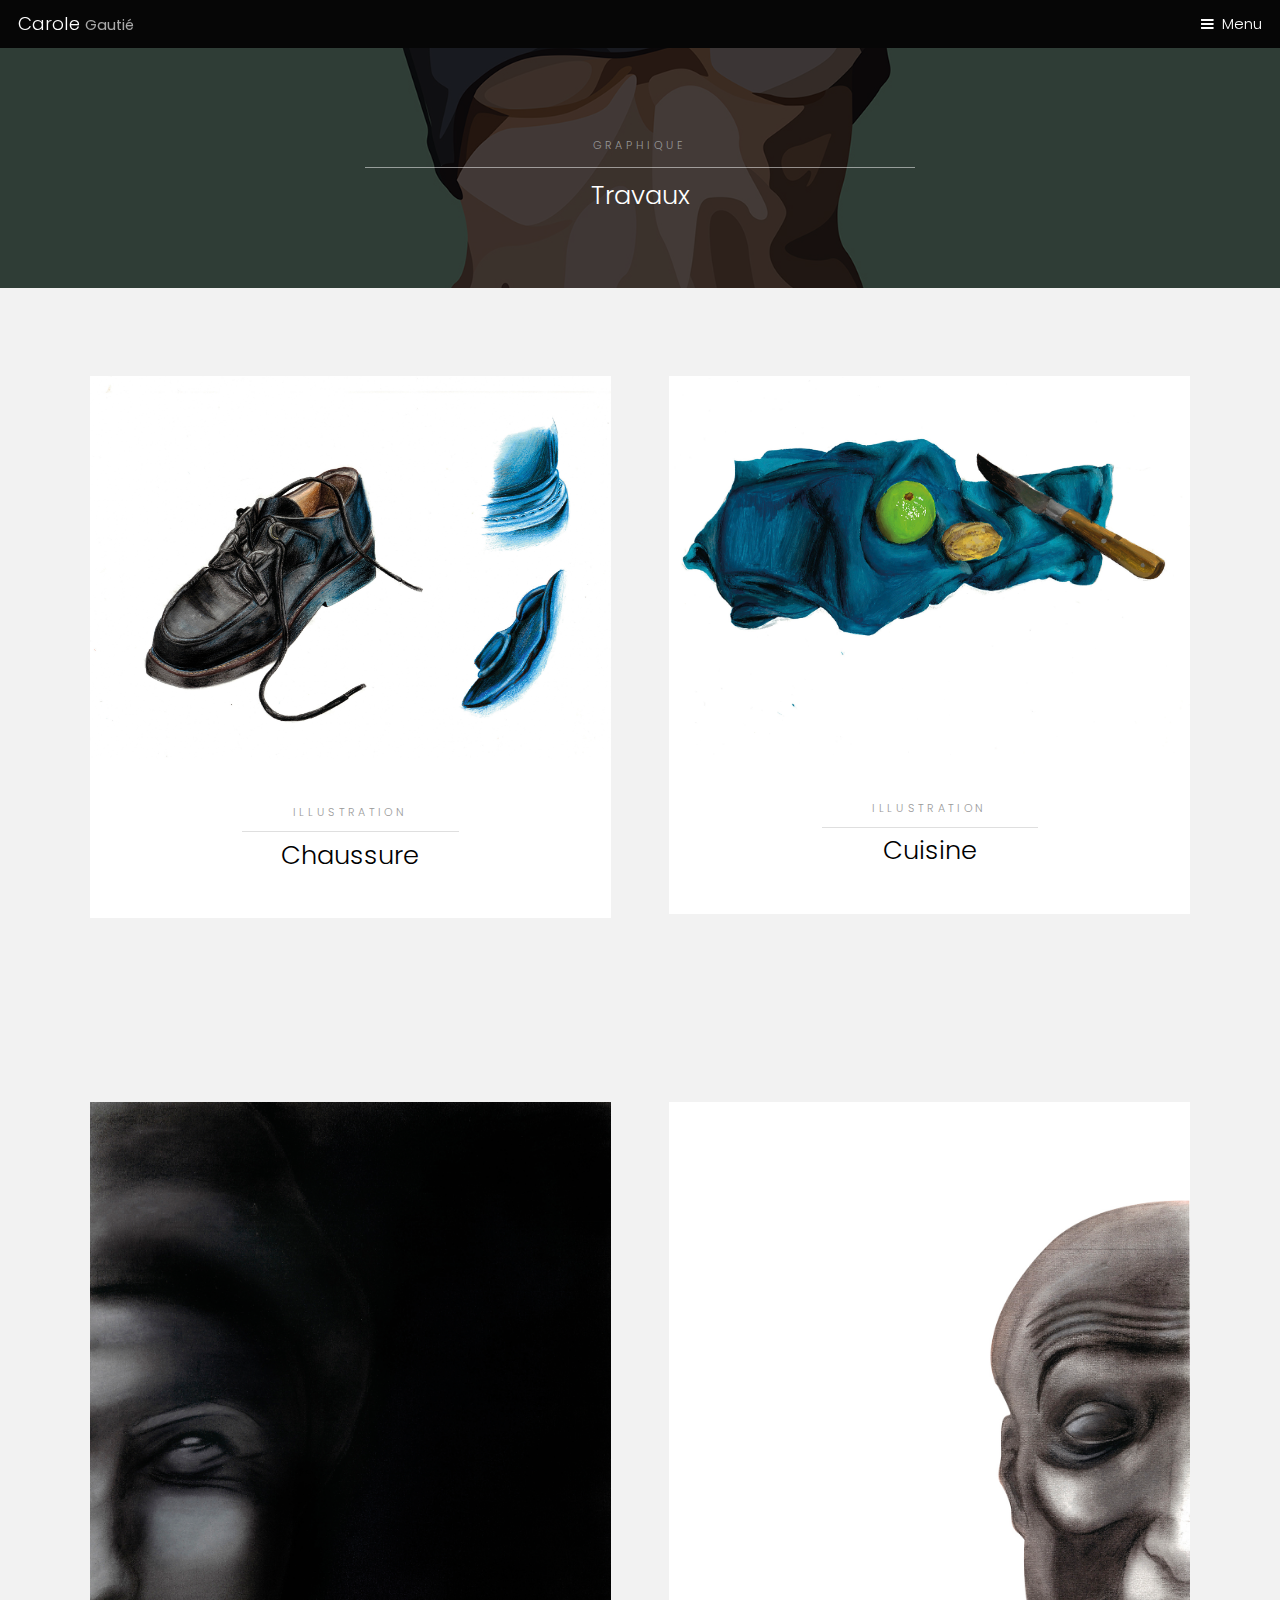
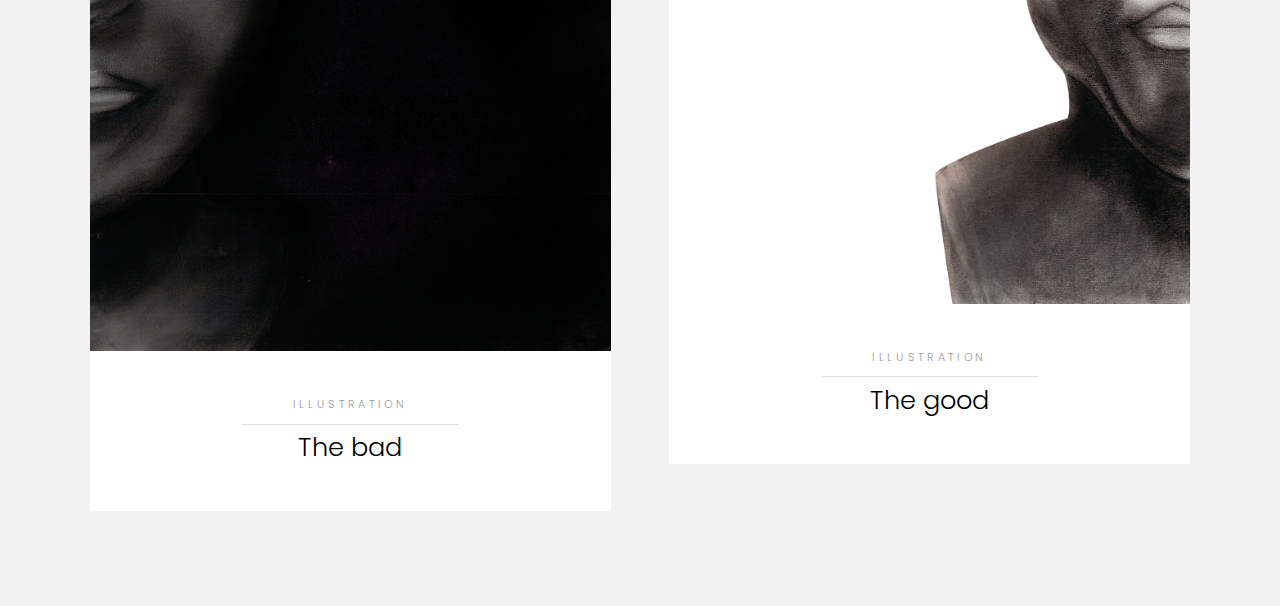
<file: plastique.html>
<!DOCTYPE HTML>
<!--
	Hielo by TEMPLATED
	templated.co @templatedco
	Released for free under the Creative Commons Attribution 3.0 license (templated.co/license)
-->
<html>
	<head>
		<title>Carole Gautié</title>
		<meta charset="utf-8" />
		<meta name="viewport" content="width=device-width, initial-scale=1" />
		<link rel="stylesheet" href="assets/css/main.css" />
	</head>
	<body class="subpage">

		<!-- Header -->
			<header id="header">
				<div class="logo"><a href="index.html">Carole <span> Gautié</span></a></div>
				<a href="#menu">Menu</a>
			</header>

		<!-- Nav -->
			<nav id="menu">
				<ul class="links">
					<li><a href="index.html">Home</a></li>
					<li><a href="qui.html">Qui je suis</a></li>
					<li><a href="graphique.html">Graphique</a></li>
					<li><a href="plastique.html">Plastique</a></li>
				</ul>
			</nav>

		<!-- One -->
			<section id="One" class="wrapper style3">
				<div class="inner">
					<header class="align-center">
						<p>GRAPHIQUE</p>
						<h2>Travaux</h2>
					</header>
				</div>
			</section>

		<!-- Two -->
			<section id="two" class="wrapper style2">
				<div class="inner">
					<div class="grid-style">

						<div>
							<div class="box">
								<div class="image fit">
									<img src="images/pict09.jpg" alt="" class="objectfit"/>
								</div>
								<div class="content">
									<header class="align-center">
										<p>ILLUSTRATION</p>
										<h2>Chaussure</h2>
									</header>



								</div>
							</div>
						</div>

						<div>
							<div class="box">
								<div class="image fit">
									<img src="images/pict10.jpg" alt="" class="objectfit"/>
								</div>
								<div class="content">
									<header class="align-center">
										<p>ILLUSTRATION</p>
										<h2>Cuisine</h2>
									</header>



								</div>
							</div>
						</div>

					</div>
				</div>
			</section>

			<!-- three -->
				<section id="three" class="wrapper style2">
					<div class="inner">
						<div class="grid-style">

							<div>
								<div class="box">
									<div class="image fit">
										<img src="images/pict07.jpg" alt="" class="objectfit"/>
									</div>
									<div class="content">
										<header class="align-center">
											<p>ILLUSTRATION</p>
											<h2>The bad</h2>
										</header>



									</div>
								</div>
							</div>

							<div>
								<div class="box">
									<div class="image fit">
										<img src="images/pict08.jpg" alt="" class="objectfit"/>
									</div>
									<div class="content">
										<header class="align-center">
											<p>ILLUSTRATION</p>
											<h2>The good</h2>
										</header>

									</div>
								</div>
							</div>



						</div>
					</div>
				</section>

				

		<!-- Scripts -->
			<script src="assets/js/jquery.min.js"></script>
			<script src="assets/js/jquery.scrollex.min.js"></script>
			<script src="assets/js/skel.min.js"></script>
			<script src="assets/js/util.js"></script>
			<script src="assets/js/main.js"></script>

	</body>
</html>
</file>
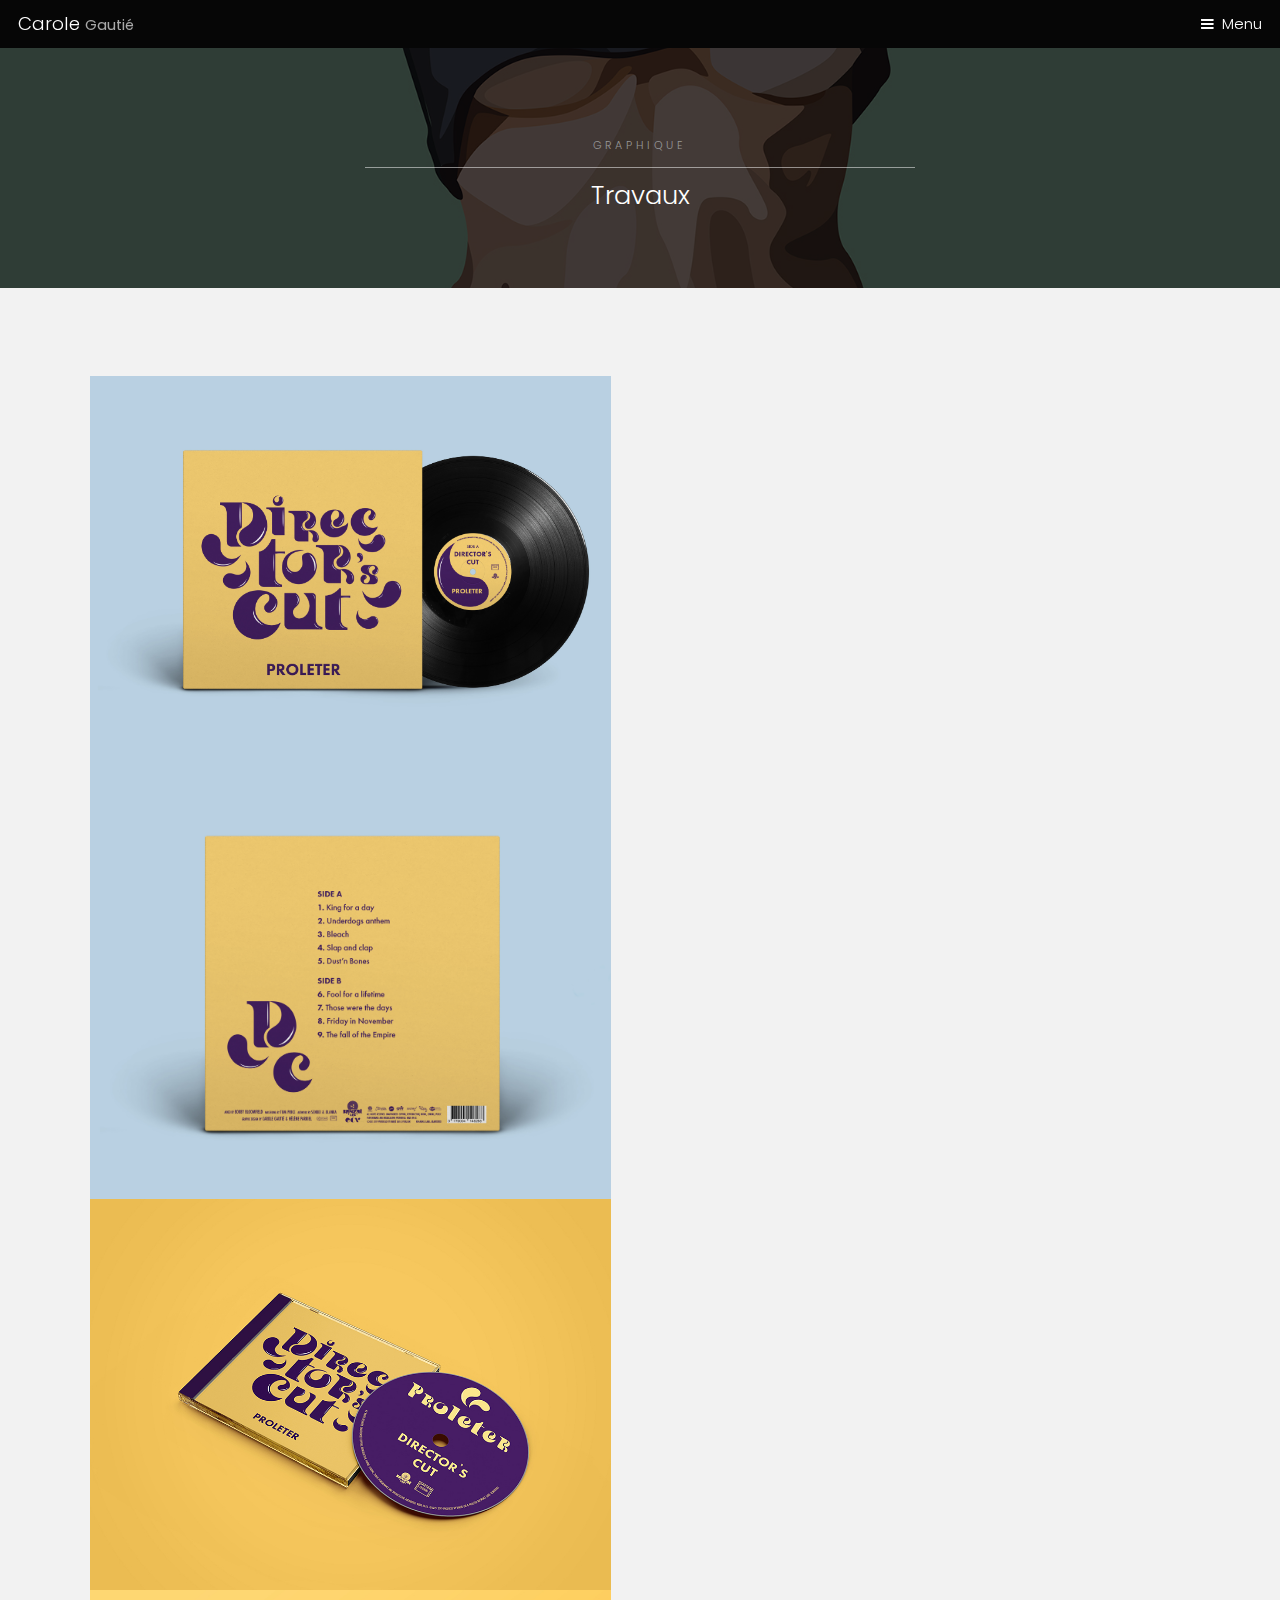
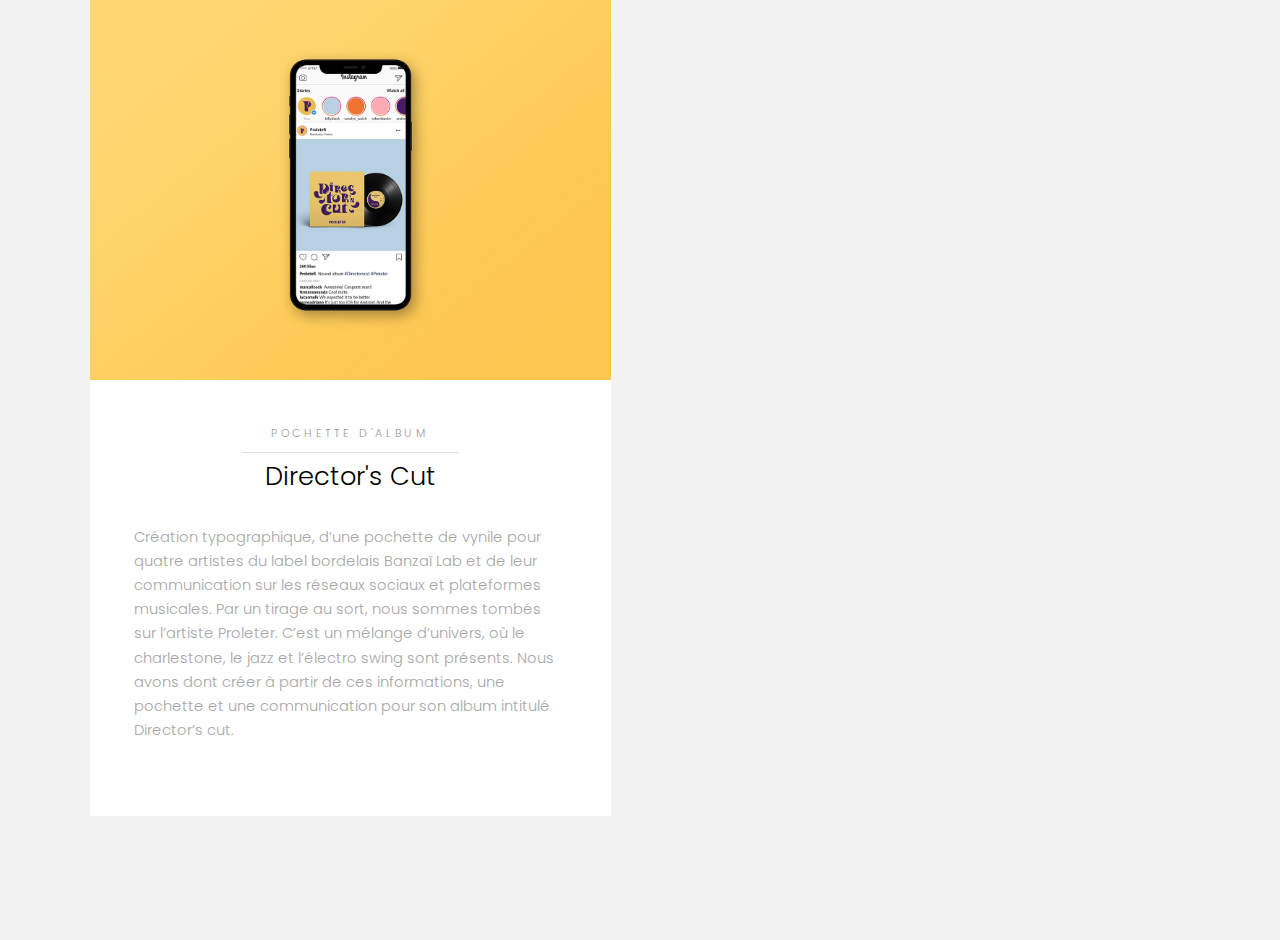
<file: projet1.html>
<!DOCTYPE HTML>
<!--
	Hielo by TEMPLATED
	templated.co @templatedco
	Released for free under the Creative Commons Attribution 3.0 license (templated.co/license)
-->
<html>
	<head>
		<title>Carole Gautié</title>
		<meta charset="utf-8" />
		<meta name="viewport" content="width=device-width, initial-scale=1" />
		<link rel="stylesheet" href="assets/css/main.css" />
	</head>
	<body class="subpage">

		<!-- Header -->
			<header id="header">
				<div class="logo"><a href="index.html">Carole <span> Gautié</span></a></div>
				<a href="#menu">Menu</a>
			</header>

		<!-- Nav -->
			<nav id="menu">
				<ul class="links">
					<li><a href="index.html">Home</a></li>
					<li><a href="qui.html">Qui je suis</a></li>
					<li><a href="graphique.html">Graphique</a></li>
					<li><a href="plastique.html">Plastique</a></li>
				</ul>
			</nav>

		<!-- One -->
			<section id="One" class="wrapper style3">
				<div class="inner">
					<header class="align-center">
						<p>GRAPHIQUE</p>
						<h2>Travaux</h2>
					</header>
				</div>
			</section>

		<!-- Two -->
			<section id="two" class="wrapper style2">
				<div class="inner">
					<div class="grid-style">

						<div>
							<div class="box">
								<div class="image fit">
									<img src="images/pict01.jpg" alt="" class="objectfit"/>
									<img src="images/pict29.jpg" alt="" class="objectfit"/>
									<img src="images/pict28.jpg" alt="" class="objectfit"/>
									<img src="images/pict30.jpg" alt="" class="objectfit"/>
								</div>
								<div class="content">
									<header class="align-center">
										<p>POCHETTE D'ALBUM</p>
										<h2>Director's Cut</h2>
									</header>
									<p>Création typographique, d’une pochette de
vynile pour quatre artistes du label bordelais
Banzaï Lab et de leur communication sur les
réseaux sociaux et plateformes musicales.
Par un tirage au sort, nous sommes tombés sur
l’artiste Proleter. C’est un mélange d’univers,
où le charlestone, le jazz et l’électro swing sont
présents.
Nous avons dont créer à partir de ces informations,
une pochette et une communication pour
son album intitulé Director’s cut.</p>
									<footer class="align-center">

									</footer>
								</div>
							</div>
						</div>



		<!-- Scripts -->
			<script src="assets/js/jquery.min.js"></script>
			<script src="assets/js/jquery.scrollex.min.js"></script>
			<script src="assets/js/skel.min.js"></script>
			<script src="assets/js/util.js"></script>
			<script src="assets/js/main.js"></script>

	</body>
</html>
</file>
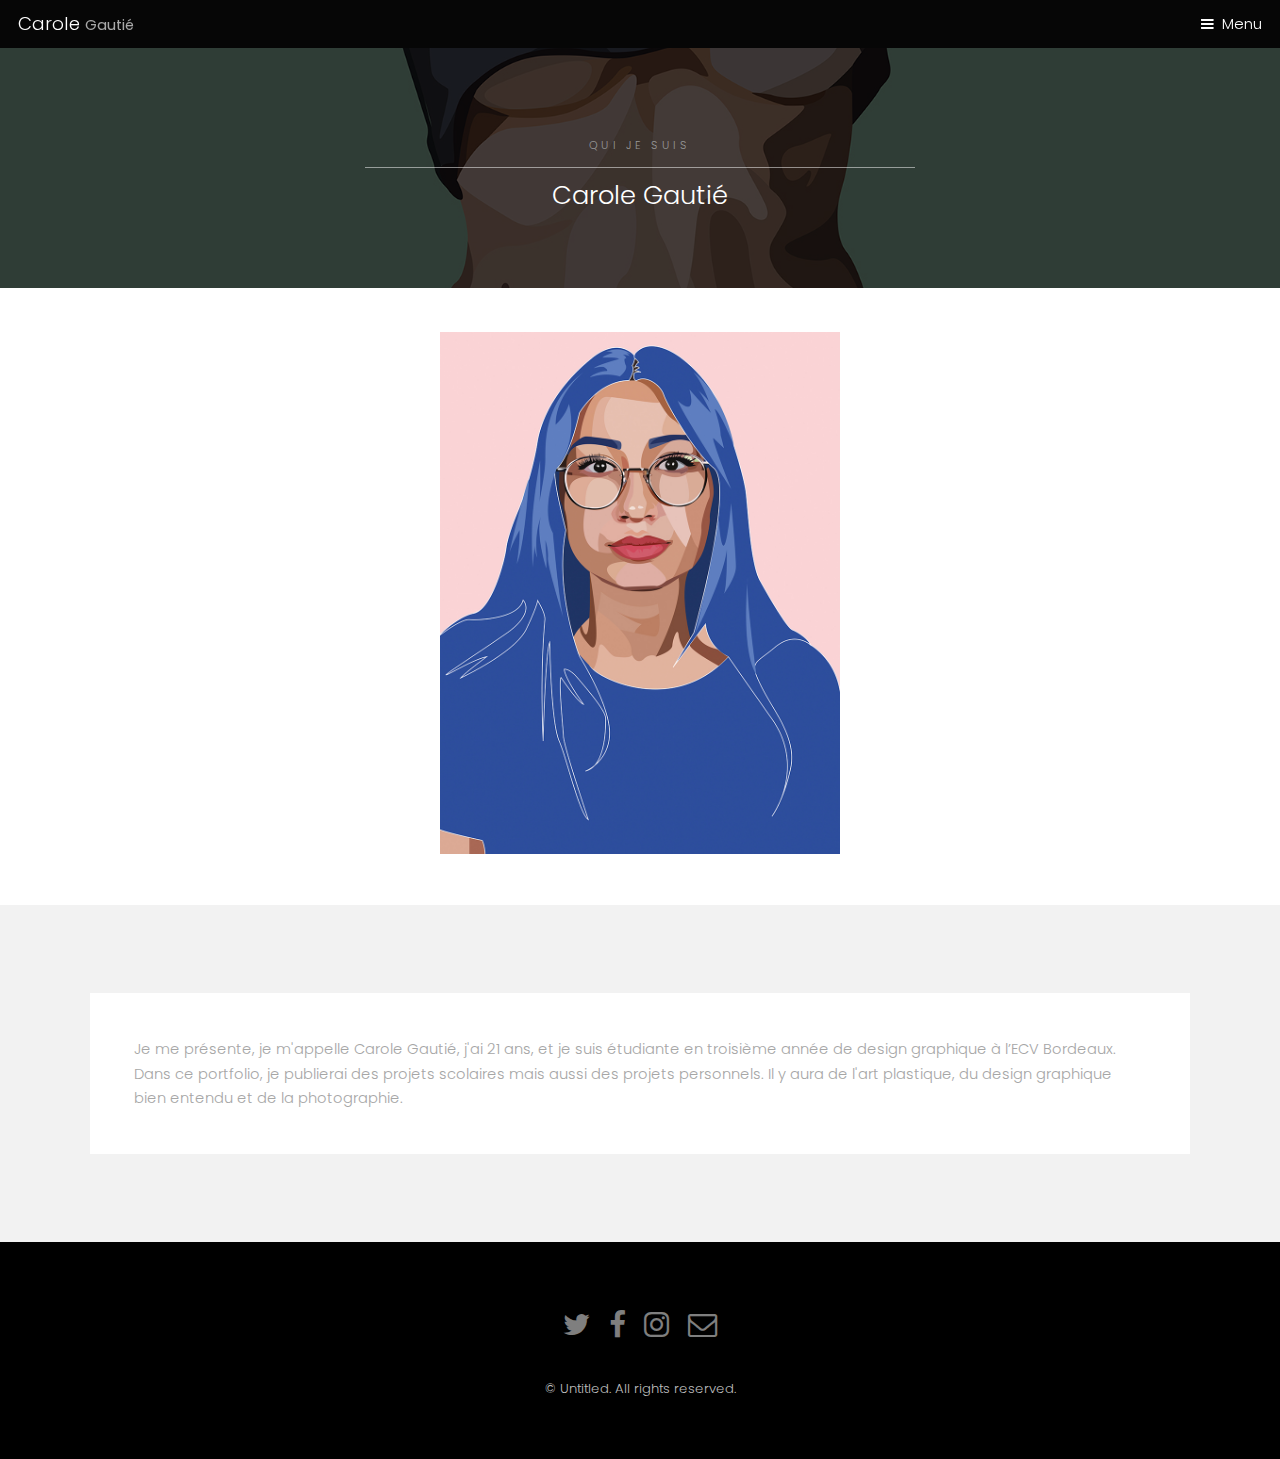
<file: qui.html>
<!DOCTYPE HTML>
<!--
	Hielo by TEMPLATED
	templated.co @templatedco
	Released for free under the Creative Commons Attribution 3.0 license (templated.co/license)
-->
<html>
	<head>
		<title>Carole Gautié</title>
		<meta charset="utf-8" />
		<meta name="viewport" content="width=device-width, initial-scale=1" />
		<link rel="stylesheet" href="assets/css/main.css" />
	</head>
	<body class="subpage">

		<!-- Header -->
			<header id="header">
				<div class="logo"><a href="index.html">Carole <span> Gautié</span></a></div>
				<a href="#menu">Menu</a>
			</header>

		<!-- Nav -->
			<nav id="menu">
				<ul class="links">
					<li><a href="index.html">Home</a></li>
					<li><a href="qui.html">Qui je suis</a></li>
					<li><a href="graphique.html">Graphique</a></li>
					<li><a href="plastique.html">Plastique</a></li>
				</ul>
			</nav>

		<!-- One -->
			<section id="One" class="wrapper style3">
				<div class="inner">
					<header class="align-center">
						<p>QUI JE SUIS</p>
						<h2>Carole Gautié</h2>
					</header>
				</div>
			</section>

		<!-- Two -->
<section class="autoportrait">
	<figure>
		<img src="images/pict04.jpg" alt="carole">
	</figure>
</section>

			<section id="two" class="wrapper style2">
				<div class="inner">
					<div class="box">
						<div class="content">

							<p>Je me présente, je m'appelle Carole Gautié, j'ai 21 ans, et je suis étudiante en troisième année de design graphique à l’ECV Bordeaux.
							Dans ce portfolio, je publierai des projets scolaires mais aussi des projets personnels. Il y aura de l'art plastique, du design graphique bien entendu et de la photographie.</p>


						</div>
					</div>
				</div>
			</section>

		<!-- Footer -->
			<footer id="footer">
				<div class="container">
					<ul class="icons">
						<li><a href="#" class="icon fa-twitter"><span class="label">Twitter</span></a></li>
						<li><a href="#" class="icon fa-facebook"><span class="label">Facebook</span></a></li>
						<li><a href="#" class="icon fa-instagram"><span class="label">Instagram</span></a></li>
						<li><a href="#" class="icon fa-envelope-o"><span class="label">Email</span></a></li>
					</ul>
				</div>
				<div class="copyright">
					&copy; Untitled. All rights reserved.
				</div>
			</footer>

		<!-- Scripts -->
			<script src="assets/js/jquery.min.js"></script>
			<script src="assets/js/jquery.scrollex.min.js"></script>
			<script src="assets/js/skel.min.js"></script>
			<script src="assets/js/util.js"></script>
			<script src="assets/js/main.js"></script>

	</body>
</html>
</file>
<file: assets/css/main.css>
@charset "UTF-8";
@import url(font-awesome.min.css);
@import url("https://fonts.googleapis.com/css?family=Poppins:300,400,500,600,700");

/*
	Hielo by TEMPLATED
	templated.co @templatedco
	Released for free under the Creative Commons Attribution 3.0 license (templated.co/license)
*/

/* Reset */

	html, body, div, span, applet, object, iframe, h1, h2, h3, h4, h5, h6, p, blockquote, pre, a, abbr, acronym, address, big, cite, code, del, dfn, em, img, ins, kbd, q, s, samp, small, strike, strong, sub, sup, tt, var, b, u, i, center, dl, dt, dd, ol, ul, li, fieldset, form, label, legend, table, caption, tbody, tfoot, thead, tr, th, td, article, aside, canvas, details, embed, figure, figcaption, footer, header, hgroup, menu, nav, output, ruby, section, summary, time, mark, audio, video {
		margin: 0;
		padding: 0;
		border: 0;
		font-size: 100%;
		font: inherit;
		vertical-align: baseline;
	}

	article, aside, details, figcaption, figure, footer, header, hgroup, menu, nav, section {
		display: block;
	}

	body {
		line-height: 1;
	}

	ol, ul {
		list-style: none;
	}

	blockquote, q {
		quotes: none;
	}

	blockquote:before, blockquote:after, q:before, q:after {
		content: '';
		content: none;
	}

	table {
		border-collapse: collapse;
		border-spacing: 0;
	}

	body {
		-webkit-text-size-adjust: none;
	}

/* Box Model */

	*, *:before, *:after {
		-moz-box-sizing: border-box;
		-webkit-box-sizing: border-box;
		box-sizing: border-box;
	}

/* Containers */

	.container {
		margin-left: auto;
		margin-right: auto;
	}

	.container.\31 25\25 {
		width: 100%;
		max-width: 100rem;
		min-width: 80rem;
	}

	.container.\37 5\25 {
		width: 60rem;
	}

	.container.\35 0\25 {
		width: 40rem;
	}

	.container.\32 5\25 {
		width: 20rem;
	}

	.container {
		width: 80rem;
	}


	@media screen and (max-width: 1680px) {


		.container.\31 25\25 {
			width: 100%;
			max-width: 100rem;
			min-width: 80rem;
		}

		.container.\37 5\25 {
			width: 60rem;
		}

		.container.\35 0\25 {
			width: 40rem;
		}

		.container.\32 5\25 {
			width: 20rem;
		}

		.container {
			width: 80rem;
		}

	}

	@media screen and (max-width: 1280px) {

		.container.\31 25\25 {
			width: 100%;
			max-width: 81.25rem;
			min-width: 65rem;
		}

		.container.\37 5\25 {
			width: 48.75rem;
		}

		.container.\35 0\25 {
			width: 32.5rem;
		}

		.container.\32 5\25 {
			width: 16.25rem;
		}

		.container {
			width: 65rem;
		}

	}

	@media screen and (max-width: 980px) {

		.container.\31 25\25 {
			width: 100%;
			max-width: 112.5%;
			min-width: 90%;
		}

		.container.\37 5\25 {
			width: 67.5%;
		}

		.container.\35 0\25 {
			width: 45%;
		}

		.container.\32 5\25 {
			width: 22.5%;
		}

		.container {
			width: 90%;
		}

	}

	@media screen and (max-width: 736px) {

		.container.\31 25\25 {
			width: 100%;
			max-width: 112.5%;
			min-width: 90%;
		}

		.container.\37 5\25 {
			width: 67.5%;
		}

		.container.\35 0\25 {
			width: 45%;
		}

		.container.\32 5\25 {
			width: 22.5%;
		}

		.container {
			width: 90% !important;
		}

	}

	@media screen and (max-width: 480px) {

		.container.\31 25\25 {
			width: 100%;
			max-width: 112.5%;
			min-width: 90%;
		}

		.container.\37 5\25 {
			width: 67.5%;
		}

		.container.\35 0\25 {
			width: 45%;
		}

		.container.\32 5\25 {
			width: 22.5%;
		}

		.container {
			width: 90% !important;
		}

	}

/* Grid */

	.row {
		border-bottom: solid 1px transparent;
		-moz-box-sizing: border-box;
		-webkit-box-sizing: border-box;
		box-sizing: border-box;
	}

	.row > * {
		float: left;
		-moz-box-sizing: border-box;
		-webkit-box-sizing: border-box;
		box-sizing: border-box;
	}

	.row:after, .row:before {
		content: '';
		display: block;
		clear: both;
		height: 0;
	}

	.row.uniform > * > :first-child {
		margin-top: 0;
	}

	.row.uniform > * > :last-child {
		margin-bottom: 0;
	}

	.row.\30 \25 > * {
		padding: 0 0 0 0rem;
	}

	.row.\30 \25 {
		margin: 0 0 -1px 0rem;
	}

	.row.uniform.\30 \25 > * {
		padding: 0rem 0 0 0rem;
	}

	.row.uniform.\30 \25 {
		margin: 0rem 0 -1px 0rem;
	}

	.row > * {
		padding: 0 0 0 2rem;
	}

	.row {
		margin: 0 0 -1px -2rem;
	}

	.row.uniform > * {
		padding: 2rem 0 0 2rem;
	}

	.row.uniform {
		margin: -2rem 0 -1px -2rem;
	}

	.row.\32 00\25 > * {
		padding: 0 0 0 4rem;
	}

	.row.\32 00\25 {
		margin: 0 0 -1px -4rem;
	}

	.row.uniform.\32 00\25 > * {
		padding: 4rem 0 0 4rem;
	}

	.row.uniform.\32 00\25 {
		margin: -4rem 0 -1px -4rem;
	}

	.row.\31 50\25 > * {
		padding: 0 0 0 3rem;
	}

	.row.\31 50\25 {
		margin: 0 0 -1px -3rem;
	}

	.row.uniform.\31 50\25 > * {
		padding: 3rem 0 0 3rem;
	}

	.row.uniform.\31 50\25 {
		margin: -3rem 0 -1px -3rem;
	}

	.row.\35 0\25 > * {
		padding: 0 0 0 1rem;
	}

	.row.\35 0\25 {
		margin: 0 0 -1px -1rem;
	}

	.row.uniform.\35 0\25 > * {
		padding: 1rem 0 0 1rem;
	}

	.row.uniform.\35 0\25 {
		margin: -1rem 0 -1px -1rem;
	}

	.row.\32 5\25 > * {
		padding: 0 0 0 0.5rem;
	}

	.row.\32 5\25 {
		margin: 0 0 -1px -0.5rem;
	}

	.row.uniform.\32 5\25 > * {
		padding: 0.5rem 0 0 0.5rem;
	}

	.row.uniform.\32 5\25 {
		margin: -0.5rem 0 -1px -0.5rem;
	}

	.\31 2u, .\31 2u\24 {
		width: 100%;
		clear: none;
		margin-left: 0;
	}

	.\31 1u, .\31 1u\24 {
		width: 91.6666666667%;
		clear: none;
		margin-left: 0;
	}

	.\31 0u, .\31 0u\24 {
		width: 83.3333333333%;
		clear: none;
		margin-left: 0;
	}

	.\39 u, .\39 u\24 {
		width: 75%;
		clear: none;
		margin-left: 0;
	}

	.\38 u, .\38 u\24 {
		width: 66.6666666667%;
		clear: none;
		margin-left: 0;
	}

	.\37 u, .\37 u\24 {
		width: 58.3333333333%;
		clear: none;
		margin-left: 0;
	}

	.\36 u, .\36 u\24 {
		width: 50%;
		clear: none;
		margin-left: 0;
	}

	.\35 u, .\35 u\24 {
		width: 41.6666666667%;
		clear: none;
		margin-left: 0;
	}

	.\34 u, .\34 u\24 {
		width: 33.3333333333%;
		clear: none;
		margin-left: 0;
	}

	.\33 u, .\33 u\24 {
		width: 25%;
		clear: none;
		margin-left: 0;
	}

	.\32 u, .\32 u\24 {
		width: 16.6666666667%;
		clear: none;
		margin-left: 0;
	}

	.\31 u, .\31 u\24 {
		width: 8.3333333333%;
		clear: none;
		margin-left: 0;
	}

	.\31 2u\24 + *,
	.\31 1u\24 + *,
	.\31 0u\24 + *,
	.\39 u\24 + *,
	.\38 u\24 + *,
	.\37 u\24 + *,
	.\36 u\24 + *,
	.\35 u\24 + *,
	.\34 u\24 + *,
	.\33 u\24 + *,
	.\32 u\24 + *,
	.\31 u\24 + * {
		clear: left;
	}

	.\-11u {
		margin-left: 91.66667%;
	}

	.\-10u {
		margin-left: 83.33333%;
	}

	.\-9u {
		margin-left: 75%;
	}

	.\-8u {
		margin-left: 66.66667%;
	}

	.\-7u {
		margin-left: 58.33333%;
	}

	.\-6u {
		margin-left: 50%;
	}

	.\-5u {
		margin-left: 41.66667%;
	}

	.\-4u {
		margin-left: 33.33333%;
	}

	.\-3u {
		margin-left: 25%;
	}

	.\-2u {
		margin-left: 16.66667%;
	}

	.\-1u {
		margin-left: 8.33333%;
	}

	@media screen and (max-width: 1680px) {

		.row > * {
			padding: 0 0 0 2rem;
		}

		.row {
			margin: 0 0 -1px -2rem;
		}

		.row.uniform > * {
			padding: 2rem 0 0 2rem;
		}

		.row.uniform {
			margin: -2rem 0 -1px -2rem;
		}

		.row.\32 00\25 > * {
			padding: 0 0 0 4rem;
		}

		.row.\32 00\25 {
			margin: 0 0 -1px -4rem;
		}

		.row.uniform.\32 00\25 > * {
			padding: 4rem 0 0 4rem;
		}

		.row.uniform.\32 00\25 {
			margin: -4rem 0 -1px -4rem;
		}

		.row.\31 50\25 > * {
			padding: 0 0 0 3rem;
		}

		.row.\31 50\25 {
			margin: 0 0 -1px -3rem;
		}

		.row.uniform.\31 50\25 > * {
			padding: 3rem 0 0 3rem;
		}

		.row.uniform.\31 50\25 {
			margin: -3rem 0 -1px -3rem;
		}

		.row.\35 0\25 > * {
			padding: 0 0 0 1rem;
		}

		.row.\35 0\25 {
			margin: 0 0 -1px -1rem;
		}

		.row.uniform.\35 0\25 > * {
			padding: 1rem 0 0 1rem;
		}

		.row.uniform.\35 0\25 {
			margin: -1rem 0 -1px -1rem;
		}

		.row.\32 5\25 > * {
			padding: 0 0 0 0.5rem;
		}

		.row.\32 5\25 {
			margin: 0 0 -1px -0.5rem;
		}

		.row.uniform.\32 5\25 > * {
			padding: 0.5rem 0 0 0.5rem;
		}

		.row.uniform.\32 5\25 {
			margin: -0.5rem 0 -1px -0.5rem;
		}

		.\31 2u\28xlarge\29, .\31 2u\24\28xlarge\29 {
			width: 100%;
			clear: none;
			margin-left: 0;
		}

		.\31 1u\28xlarge\29, .\31 1u\24\28xlarge\29 {
			width: 91.6666666667%;
			clear: none;
			margin-left: 0;
		}

		.\31 0u\28xlarge\29, .\31 0u\24\28xlarge\29 {
			width: 83.3333333333%;
			clear: none;
			margin-left: 0;
		}

		.\39 u\28xlarge\29, .\39 u\24\28xlarge\29 {
			width: 75%;
			clear: none;
			margin-left: 0;
		}

		.\38 u\28xlarge\29, .\38 u\24\28xlarge\29 {
			width: 66.6666666667%;
			clear: none;
			margin-left: 0;
		}

		.\37 u\28xlarge\29, .\37 u\24\28xlarge\29 {
			width: 58.3333333333%;
			clear: none;
			margin-left: 0;
		}

		.\36 u\28xlarge\29, .\36 u\24\28xlarge\29 {
			width: 50%;
			clear: none;
			margin-left: 0;
		}

		.\35 u\28xlarge\29, .\35 u\24\28xlarge\29 {
			width: 41.6666666667%;
			clear: none;
			margin-left: 0;
		}

		.\34 u\28xlarge\29, .\34 u\24\28xlarge\29 {
			width: 33.3333333333%;
			clear: none;
			margin-left: 0;
		}

		.\33 u\28xlarge\29, .\33 u\24\28xlarge\29 {
			width: 25%;
			clear: none;
			margin-left: 0;
		}

		.\32 u\28xlarge\29, .\32 u\24\28xlarge\29 {
			width: 16.6666666667%;
			clear: none;
			margin-left: 0;
		}

		.\31 u\28xlarge\29, .\31 u\24\28xlarge\29 {
			width: 8.3333333333%;
			clear: none;
			margin-left: 0;
		}

		.\31 2u\24\28xlarge\29 + *,
		.\31 1u\24\28xlarge\29 + *,
		.\31 0u\24\28xlarge\29 + *,
		.\39 u\24\28xlarge\29 + *,
		.\38 u\24\28xlarge\29 + *,
		.\37 u\24\28xlarge\29 + *,
		.\36 u\24\28xlarge\29 + *,
		.\35 u\24\28xlarge\29 + *,
		.\34 u\24\28xlarge\29 + *,
		.\33 u\24\28xlarge\29 + *,
		.\32 u\24\28xlarge\29 + *,
		.\31 u\24\28xlarge\29 + * {
			clear: left;
		}

		.\-11u\28xlarge\29 {
			margin-left: 91.66667%;
		}

		.\-10u\28xlarge\29 {
			margin-left: 83.33333%;
		}

		.\-9u\28xlarge\29 {
			margin-left: 75%;
		}

		.\-8u\28xlarge\29 {
			margin-left: 66.66667%;
		}

		.\-7u\28xlarge\29 {
			margin-left: 58.33333%;
		}

		.\-6u\28xlarge\29 {
			margin-left: 50%;
		}

		.\-5u\28xlarge\29 {
			margin-left: 41.66667%;
		}

		.\-4u\28xlarge\29 {
			margin-left: 33.33333%;
		}

		.\-3u\28xlarge\29 {
			margin-left: 25%;
		}

		.\-2u\28xlarge\29 {
			margin-left: 16.66667%;
		}

		.\-1u\28xlarge\29 {
			margin-left: 8.33333%;
		}

	}

	@media screen and (max-width: 1280px) {

		.row > * {
			padding: 0 0 0 1.5rem;
		}

		.row {
			margin: 0 0 -1px -1.5rem;
		}

		.row.uniform > * {
			padding: 1.5rem 0 0 1.5rem;
		}

		.row.uniform {
			margin: -1.5rem 0 -1px -1.5rem;
		}

		.row.\32 00\25 > * {
			padding: 0 0 0 3rem;
		}

		.row.\32 00\25 {
			margin: 0 0 -1px -3rem;
		}

		.row.uniform.\32 00\25 > * {
			padding: 3rem 0 0 3rem;
		}

		.row.uniform.\32 00\25 {
			margin: -3rem 0 -1px -3rem;
		}

		.row.\31 50\25 > * {
			padding: 0 0 0 2.25rem;
		}

		.row.\31 50\25 {
			margin: 0 0 -1px -2.25rem;
		}

		.row.uniform.\31 50\25 > * {
			padding: 2.25rem 0 0 2.25rem;
		}

		.row.uniform.\31 50\25 {
			margin: -2.25rem 0 -1px -2.25rem;
		}

		.row.\35 0\25 > * {
			padding: 0 0 0 0.75rem;
		}

		.row.\35 0\25 {
			margin: 0 0 -1px -0.75rem;
		}

		.row.uniform.\35 0\25 > * {
			padding: 0.75rem 0 0 0.75rem;
		}

		.row.uniform.\35 0\25 {
			margin: -0.75rem 0 -1px -0.75rem;
		}

		.row.\32 5\25 > * {
			padding: 0 0 0 0.375rem;
		}

		.row.\32 5\25 {
			margin: 0 0 -1px -0.375rem;
		}

		.row.uniform.\32 5\25 > * {
			padding: 0.375rem 0 0 0.375rem;
		}

		.row.uniform.\32 5\25 {
			margin: -0.375rem 0 -1px -0.375rem;
		}

		.\31 2u\28large\29, .\31 2u\24\28large\29 {
			width: 100%;
			clear: none;
			margin-left: 0;
		}

		.\31 1u\28large\29, .\31 1u\24\28large\29 {
			width: 91.6666666667%;
			clear: none;
			margin-left: 0;
		}

		.\31 0u\28large\29, .\31 0u\24\28large\29 {
			width: 83.3333333333%;
			clear: none;
			margin-left: 0;
		}

		.\39 u\28large\29, .\39 u\24\28large\29 {
			width: 75%;
			clear: none;
			margin-left: 0;
		}

		.\38 u\28large\29, .\38 u\24\28large\29 {
			width: 66.6666666667%;
			clear: none;
			margin-left: 0;
		}

		.\37 u\28large\29, .\37 u\24\28large\29 {
			width: 58.3333333333%;
			clear: none;
			margin-left: 0;
		}

		.\36 u\28large\29, .\36 u\24\28large\29 {
			width: 50%;
			clear: none;
			margin-left: 0;
		}

		.\35 u\28large\29, .\35 u\24\28large\29 {
			width: 41.6666666667%;
			clear: none;
			margin-left: 0;
		}

		.\34 u\28large\29, .\34 u\24\28large\29 {
			width: 33.3333333333%;
			clear: none;
			margin-left: 0;
		}

		.\33 u\28large\29, .\33 u\24\28large\29 {
			width: 25%;
			clear: none;
			margin-left: 0;
		}

		.\32 u\28large\29, .\32 u\24\28large\29 {
			width: 16.6666666667%;
			clear: none;
			margin-left: 0;
		}

		.\31 u\28large\29, .\31 u\24\28large\29 {
			width: 8.3333333333%;
			clear: none;
			margin-left: 0;
		}

		.\31 2u\24\28large\29 + *,
		.\31 1u\24\28large\29 + *,
		.\31 0u\24\28large\29 + *,
		.\39 u\24\28large\29 + *,
		.\38 u\24\28large\29 + *,
		.\37 u\24\28large\29 + *,
		.\36 u\24\28large\29 + *,
		.\35 u\24\28large\29 + *,
		.\34 u\24\28large\29 + *,
		.\33 u\24\28large\29 + *,
		.\32 u\24\28large\29 + *,
		.\31 u\24\28large\29 + * {
			clear: left;
		}

		.\-11u\28large\29 {
			margin-left: 91.66667%;
		}

		.\-10u\28large\29 {
			margin-left: 83.33333%;
		}

		.\-9u\28large\29 {
			margin-left: 75%;
		}

		.\-8u\28large\29 {
			margin-left: 66.66667%;
		}

		.\-7u\28large\29 {
			margin-left: 58.33333%;
		}

		.\-6u\28large\29 {
			margin-left: 50%;
		}

		.\-5u\28large\29 {
			margin-left: 41.66667%;
		}

		.\-4u\28large\29 {
			margin-left: 33.33333%;
		}

		.\-3u\28large\29 {
			margin-left: 25%;
		}

		.\-2u\28large\29 {
			margin-left: 16.66667%;
		}

		.\-1u\28large\29 {
			margin-left: 8.33333%;
		}

	}

	@media screen and (max-width: 980px) {

		.row > * {
			padding: 0 0 0 1.5rem;
		}

		.row {
			margin: 0 0 -1px -1.5rem;
		}

		.row.uniform > * {
			padding: 1.5rem 0 0 1.5rem;
		}

		.row.uniform {
			margin: -1.5rem 0 -1px -1.5rem;
		}

		.row.\32 00\25 > * {
			padding: 0 0 0 3rem;
		}

		.row.\32 00\25 {
			margin: 0 0 -1px -3rem;
		}

		.row.uniform.\32 00\25 > * {
			padding: 3rem 0 0 3rem;
		}

		.row.uniform.\32 00\25 {
			margin: -3rem 0 -1px -3rem;
		}

		.row.\31 50\25 > * {
			padding: 0 0 0 2.25rem;
		}

		.row.\31 50\25 {
			margin: 0 0 -1px -2.25rem;
		}

		.row.uniform.\31 50\25 > * {
			padding: 2.25rem 0 0 2.25rem;
		}

		.row.uniform.\31 50\25 {
			margin: -2.25rem 0 -1px -2.25rem;
		}

		.row.\35 0\25 > * {
			padding: 0 0 0 0.75rem;
		}

		.row.\35 0\25 {
			margin: 0 0 -1px -0.75rem;
		}

		.row.uniform.\35 0\25 > * {
			padding: 0.75rem 0 0 0.75rem;
		}

		.row.uniform.\35 0\25 {
			margin: -0.75rem 0 -1px -0.75rem;
		}

		.row.\32 5\25 > * {
			padding: 0 0 0 0.375rem;
		}

		.row.\32 5\25 {
			margin: 0 0 -1px -0.375rem;
		}

		.row.uniform.\32 5\25 > * {
			padding: 0.375rem 0 0 0.375rem;
		}

		.row.uniform.\32 5\25 {
			margin: -0.375rem 0 -1px -0.375rem;
		}

		.\31 2u\28medium\29, .\31 2u\24\28medium\29 {
			width: 100%;
			clear: none;
			margin-left: 0;
		}

		.\31 1u\28medium\29, .\31 1u\24\28medium\29 {
			width: 91.6666666667%;
			clear: none;
			margin-left: 0;
		}

		.\31 0u\28medium\29, .\31 0u\24\28medium\29 {
			width: 83.3333333333%;
			clear: none;
			margin-left: 0;
		}

		.\39 u\28medium\29, .\39 u\24\28medium\29 {
			width: 75%;
			clear: none;
			margin-left: 0;
		}

		.\38 u\28medium\29, .\38 u\24\28medium\29 {
			width: 66.6666666667%;
			clear: none;
			margin-left: 0;
		}

		.\37 u\28medium\29, .\37 u\24\28medium\29 {
			width: 58.3333333333%;
			clear: none;
			margin-left: 0;
		}

		.\36 u\28medium\29, .\36 u\24\28medium\29 {
			width: 50%;
			clear: none;
			margin-left: 0;
		}

		.\35 u\28medium\29, .\35 u\24\28medium\29 {
			width: 41.6666666667%;
			clear: none;
			margin-left: 0;
		}

		.\34 u\28medium\29, .\34 u\24\28medium\29 {
			width: 33.3333333333%;
			clear: none;
			margin-left: 0;
		}

		.\33 u\28medium\29, .\33 u\24\28medium\29 {
			width: 25%;
			clear: none;
			margin-left: 0;
		}

		.\32 u\28medium\29, .\32 u\24\28medium\29 {
			width: 16.6666666667%;
			clear: none;
			margin-left: 0;
		}

		.\31 u\28medium\29, .\31 u\24\28medium\29 {
			width: 8.3333333333%;
			clear: none;
			margin-left: 0;
		}

		.\31 2u\24\28medium\29 + *,
		.\31 1u\24\28medium\29 + *,
		.\31 0u\24\28medium\29 + *,
		.\39 u\24\28medium\29 + *,
		.\38 u\24\28medium\29 + *,
		.\37 u\24\28medium\29 + *,
		.\36 u\24\28medium\29 + *,
		.\35 u\24\28medium\29 + *,
		.\34 u\24\28medium\29 + *,
		.\33 u\24\28medium\29 + *,
		.\32 u\24\28medium\29 + *,
		.\31 u\24\28medium\29 + * {
			clear: left;
		}

		.\-11u\28medium\29 {
			margin-left: 91.66667%;
		}

		.\-10u\28medium\29 {
			margin-left: 83.33333%;
		}

		.\-9u\28medium\29 {
			margin-left: 75%;
		}

		.\-8u\28medium\29 {
			margin-left: 66.66667%;
		}

		.\-7u\28medium\29 {
			margin-left: 58.33333%;
		}

		.\-6u\28medium\29 {
			margin-left: 50%;
		}

		.\-5u\28medium\29 {
			margin-left: 41.66667%;
		}

		.\-4u\28medium\29 {
			margin-left: 33.33333%;
		}

		.\-3u\28medium\29 {
			margin-left: 25%;
		}

		.\-2u\28medium\29 {
			margin-left: 16.66667%;
		}

		.\-1u\28medium\29 {
			margin-left: 8.33333%;
		}

	}

	@media screen and (max-width: 736px) {

		.row > * {
			padding: 0 0 0 1.25rem;
		}

		.row {
			margin: 0 0 -1px -1.25rem;
		}

		.row.uniform > * {
			padding: 1.25rem 0 0 1.25rem;
		}

		.row.uniform {
			margin: -1.25rem 0 -1px -1.25rem;
		}

		.row.\32 00\25 > * {
			padding: 0 0 0 2.5rem;
		}

		.row.\32 00\25 {
			margin: 0 0 -1px -2.5rem;
		}

		.row.uniform.\32 00\25 > * {
			padding: 2.5rem 0 0 2.5rem;
		}

		.row.uniform.\32 00\25 {
			margin: -2.5rem 0 -1px -2.5rem;
		}

		.row.\31 50\25 > * {
			padding: 0 0 0 1.875rem;
		}

		.row.\31 50\25 {
			margin: 0 0 -1px -1.875rem;
		}

		.row.uniform.\31 50\25 > * {
			padding: 1.875rem 0 0 1.875rem;
		}

		.row.uniform.\31 50\25 {
			margin: -1.875rem 0 -1px -1.875rem;
		}

		.row.\35 0\25 > * {
			padding: 0 0 0 0.625rem;
		}

		.row.\35 0\25 {
			margin: 0 0 -1px -0.625rem;
		}

		.row.uniform.\35 0\25 > * {
			padding: 0.625rem 0 0 0.625rem;
		}

		.row.uniform.\35 0\25 {
			margin: -0.625rem 0 -1px -0.625rem;
		}

		.row.\32 5\25 > * {
			padding: 0 0 0 0.3125rem;
		}

		.row.\32 5\25 {
			margin: 0 0 -1px -0.3125rem;
		}

		.row.uniform.\32 5\25 > * {
			padding: 0.3125rem 0 0 0.3125rem;
		}

		.row.uniform.\32 5\25 {
			margin: -0.3125rem 0 -1px -0.3125rem;
		}

		.\31 2u\28small\29, .\31 2u\24\28small\29 {
			width: 100%;
			clear: none;
			margin-left: 0;
		}

		.\31 1u\28small\29, .\31 1u\24\28small\29 {
			width: 91.6666666667%;
			clear: none;
			margin-left: 0;
		}

		.\31 0u\28small\29, .\31 0u\24\28small\29 {
			width: 83.3333333333%;
			clear: none;
			margin-left: 0;
		}

		.\39 u\28small\29, .\39 u\24\28small\29 {
			width: 75%;
			clear: none;
			margin-left: 0;
		}

		.\38 u\28small\29, .\38 u\24\28small\29 {
			width: 66.6666666667%;
			clear: none;
			margin-left: 0;
		}

		.\37 u\28small\29, .\37 u\24\28small\29 {
			width: 58.3333333333%;
			clear: none;
			margin-left: 0;
		}

		.\36 u\28small\29, .\36 u\24\28small\29 {
			width: 50%;
			clear: none;
			margin-left: 0;
		}

		.\35 u\28small\29, .\35 u\24\28small\29 {
			width: 41.6666666667%;
			clear: none;
			margin-left: 0;
		}

		.\34 u\28small\29, .\34 u\24\28small\29 {
			width: 33.3333333333%;
			clear: none;
			margin-left: 0;
		}

		.\33 u\28small\29, .\33 u\24\28small\29 {
			width: 25%;
			clear: none;
			margin-left: 0;
		}

		.\32 u\28small\29, .\32 u\24\28small\29 {
			width: 16.6666666667%;
			clear: none;
			margin-left: 0;
		}

		.\31 u\28small\29, .\31 u\24\28small\29 {
			width: 8.3333333333%;
			clear: none;
			margin-left: 0;
		}

		.\31 2u\24\28small\29 + *,
		.\31 1u\24\28small\29 + *,
		.\31 0u\24\28small\29 + *,
		.\39 u\24\28small\29 + *,
		.\38 u\24\28small\29 + *,
		.\37 u\24\28small\29 + *,
		.\36 u\24\28small\29 + *,
		.\35 u\24\28small\29 + *,
		.\34 u\24\28small\29 + *,
		.\33 u\24\28small\29 + *,
		.\32 u\24\28small\29 + *,
		.\31 u\24\28small\29 + * {
			clear: left;
		}

		.\-11u\28small\29 {
			margin-left: 91.66667%;
		}

		.\-10u\28small\29 {
			margin-left: 83.33333%;
		}

		.\-9u\28small\29 {
			margin-left: 75%;
		}

		.\-8u\28small\29 {
			margin-left: 66.66667%;
		}

		.\-7u\28small\29 {
			margin-left: 58.33333%;
		}

		.\-6u\28small\29 {
			margin-left: 50%;
		}

		.\-5u\28small\29 {
			margin-left: 41.66667%;
		}

		.\-4u\28small\29 {
			margin-left: 33.33333%;
		}

		.\-3u\28small\29 {
			margin-left: 25%;
		}

		.\-2u\28small\29 {
			margin-left: 16.66667%;
		}

		.\-1u\28small\29 {
			margin-left: 8.33333%;
		}

	}

	@media screen and (max-width: 480px) {

		.row > * {
			padding: 0 0 0 1.25rem;
		}

		.row {
			margin: 0 0 -1px -1.25rem;
		}

		.row.uniform > * {
			padding: 1.25rem 0 0 1.25rem;
		}

		.row.uniform {
			margin: -1.25rem 0 -1px -1.25rem;
		}

		.row.\32 00\25 > * {
			padding: 0 0 0 2.5rem;
		}

		.row.\32 00\25 {
			margin: 0 0 -1px -2.5rem;
		}

		.row.uniform.\32 00\25 > * {
			padding: 2.5rem 0 0 2.5rem;
		}

		.row.uniform.\32 00\25 {
			margin: -2.5rem 0 -1px -2.5rem;
		}

		.row.\31 50\25 > * {
			padding: 0 0 0 1.875rem;
		}

		.row.\31 50\25 {
			margin: 0 0 -1px -1.875rem;
		}

		.row.uniform.\31 50\25 > * {
			padding: 1.875rem 0 0 1.875rem;
		}

		.row.uniform.\31 50\25 {
			margin: -1.875rem 0 -1px -1.875rem;
		}

		.row.\35 0\25 > * {
			padding: 0 0 0 0.625rem;
		}

		.row.\35 0\25 {
			margin: 0 0 -1px -0.625rem;
		}

		.row.uniform.\35 0\25 > * {
			padding: 0.625rem 0 0 0.625rem;
		}

		.row.uniform.\35 0\25 {
			margin: -0.625rem 0 -1px -0.625rem;
		}

		.row.\32 5\25 > * {
			padding: 0 0 0 0.3125rem;
		}

		.row.\32 5\25 {
			margin: 0 0 -1px -0.3125rem;
		}

		.row.uniform.\32 5\25 > * {
			padding: 0.3125rem 0 0 0.3125rem;
		}

		.row.uniform.\32 5\25 {
			margin: -0.3125rem 0 -1px -0.3125rem;
		}

		.\31 2u\28xsmall\29, .\31 2u\24\28xsmall\29 {
			width: 100%;
			clear: none;
			margin-left: 0;
		}

		.\31 1u\28xsmall\29, .\31 1u\24\28xsmall\29 {
			width: 91.6666666667%;
			clear: none;
			margin-left: 0;
		}

		.\31 0u\28xsmall\29, .\31 0u\24\28xsmall\29 {
			width: 83.3333333333%;
			clear: none;
			margin-left: 0;
		}

		.\39 u\28xsmall\29, .\39 u\24\28xsmall\29 {
			width: 75%;
			clear: none;
			margin-left: 0;
		}

		.\38 u\28xsmall\29, .\38 u\24\28xsmall\29 {
			width: 66.6666666667%;
			clear: none;
			margin-left: 0;
		}

		.\37 u\28xsmall\29, .\37 u\24\28xsmall\29 {
			width: 58.3333333333%;
			clear: none;
			margin-left: 0;
		}

		.\36 u\28xsmall\29, .\36 u\24\28xsmall\29 {
			width: 50%;
			clear: none;
			margin-left: 0;
		}

		.\35 u\28xsmall\29, .\35 u\24\28xsmall\29 {
			width: 41.6666666667%;
			clear: none;
			margin-left: 0;
		}

		.\34 u\28xsmall\29, .\34 u\24\28xsmall\29 {
			width: 33.3333333333%;
			clear: none;
			margin-left: 0;
		}

		.\33 u\28xsmall\29, .\33 u\24\28xsmall\29 {
			width: 25%;
			clear: none;
			margin-left: 0;
		}

		.\32 u\28xsmall\29, .\32 u\24\28xsmall\29 {
			width: 16.6666666667%;
			clear: none;
			margin-left: 0;
		}

		.\31 u\28xsmall\29, .\31 u\24\28xsmall\29 {
			width: 8.3333333333%;
			clear: none;
			margin-left: 0;
		}

		.\31 2u\24\28xsmall\29 + *,
		.\31 1u\24\28xsmall\29 + *,
		.\31 0u\24\28xsmall\29 + *,
		.\39 u\24\28xsmall\29 + *,
		.\38 u\24\28xsmall\29 + *,
		.\37 u\24\28xsmall\29 + *,
		.\36 u\24\28xsmall\29 + *,
		.\35 u\24\28xsmall\29 + *,
		.\34 u\24\28xsmall\29 + *,
		.\33 u\24\28xsmall\29 + *,
		.\32 u\24\28xsmall\29 + *,
		.\31 u\24\28xsmall\29 + * {
			clear: left;
		}

		.\-11u\28xsmall\29 {
			margin-left: 91.66667%;
		}

		.\-10u\28xsmall\29 {
			margin-left: 83.33333%;
		}

		.\-9u\28xsmall\29 {
			margin-left: 75%;
		}

		.\-8u\28xsmall\29 {
			margin-left: 66.66667%;
		}

		.\-7u\28xsmall\29 {
			margin-left: 58.33333%;
		}

		.\-6u\28xsmall\29 {
			margin-left: 50%;
		}

		.\-5u\28xsmall\29 {
			margin-left: 41.66667%;
		}

		.\-4u\28xsmall\29 {
			margin-left: 33.33333%;
		}

		.\-3u\28xsmall\29 {
			margin-left: 25%;
		}

		.\-2u\28xsmall\29 {
			margin-left: 16.66667%;
		}

		.\-1u\28xsmall\29 {
			margin-left: 8.33333%;
		}

	}

/* Basic */

	@-ms-viewport {
		width: device-width;
	}

	body {
		-ms-overflow-style: scrollbar;
	}

	@media screen and (max-width: 480px) {

		html, body {
			min-width: 320px;
		}

	}

	body {
		background: #fff;
	}

		body.is-loading *, body.is-loading *:before, body.is-loading *:after {
			-moz-animation: none !important;
			-webkit-animation: none !important;
			-ms-animation: none !important;
			animation: none !important;
			-moz-transition: none !important;
			-webkit-transition: none !important;
			-ms-transition: none !important;
			transition: none !important;
		}

/* Type */

	html {
		font-size: 13pt;
	}

		@media screen and (max-width: 1680px) {

			html {
				font-size: 11pt;
			}

		}

		@media screen and (max-width: 1280px) {

			html {
				font-size: 11pt;
			}

		}

		@media screen and (max-width: 980px) {

			html {
				font-size: 12pt;
			}

		}

		@media screen and (max-width: 736px) {

			html {
				font-size: 12pt;
			}

		}

		@media screen and (max-width: 480px) {

			html {
				font-size: 12pt;
			}

		}

	body {
		background-color: #fff;
		color: #444;
	}

	body, input, select, textarea {
		font-family: "Poppins", sans-serif;
		font-weight: 300;
		font-size: 1rem;
		line-height: 1.65;
	}

	a {
		text-decoration: underline;
	}

		a:hover {
			text-decoration: none;
		}

	strong, b {
		font-weight: 600;
	}

	em, i {
		font-style: italic;
	}

	p {
		margin: 0 0 2rem 0;
	}

		p.special {
			text-transform: uppercase;
			font-size: .75rem;
			font-weight: 300;
			margin: 0 0 .5rem 0;
			padding: 0 0 1rem 0;
			letter-spacing: .25rem;
		}

			p.special:after {
				content: '';
				position: absolute;
				margin: auto;
				right: 0;
				bottom: 0;
				left: 0;
				width: 50%;
				height: 1px;
				background-color: rgba(0, 0, 0, 0.125);
			}

	h1, h2, h3, h4, h5, h6 {
		font-weight: 300;
		line-height: 1.5;
		margin: 0 0 1rem 0;
	}

		h1 a, h2 a, h3 a, h4 a, h5 a, h6 a {
			color: inherit;
			text-decoration: none;
		}

	h2 {
		font-size: 1.75rem;
	}

	h3 {
		font-size: 1.35rem;
	}

	h4 {
		font-size: 1.1rem;
	}

	h5 {
		font-size: 0.9rem;
	}

	h6 {
		font-size: 0.7rem;
	}

	sub {
		font-size: 0.8rem;
		position: relative;
		top: 0.5rem;
	}

	sup {
		font-size: 0.8rem;
		position: relative;
		top: -0.5rem;
	}

	blockquote {
		border-left: solid 4px;
		font-style: italic;
		margin: 0 0 2rem 0;
		padding: 0.5rem 0 0.5rem 2rem;
	}

	code {
		border-radius: 2px;
		border: solid 1px;
		font-family: "Courier New", monospace;
		font-size: 0.9rem;
		margin: 0 0.25rem;
		padding: 0.25rem 0.65rem;
	}

	pre {
		-webkit-overflow-scrolling: touch;
		font-family: "Courier New", monospace;
		font-size: 0.9rem;
		margin: 0 0 2rem 0;
	}

		pre code {
			display: block;
			line-height: 1.75;
			padding: 1rem 1.5rem;
			overflow-x: auto;
		}

	hr {
		border: 0;
		border-bottom: solid 1px;
		margin: 2rem 0;
	}

		hr.major {
			margin: 3rem 0;
		}

	.align-left {
		text-align: left;
	}

	.align-center {
		text-align: center;
	}

	.align-right {
		text-align: right;
	}

	input, select, textarea {
		color: #555;
	}

	a {
		color: #8a4680;
	}

	strong, b {
		color: #555;
	}

	h1, h2, h3, h4, h5, h6 {
		color: #555;
	}

	blockquote {
		border-left-color: rgba(144, 144, 144, 0.25);
	}

	code {
		background: rgba(144, 144, 144, 0.075);
		border-color: rgba(144, 144, 144, 0.25);
	}

	hr {
		border-bottom-color: rgba(144, 144, 144, 0.25);
	}

/* Box */

	.box {
		margin-bottom: 2rem;
		background: #FFF;
	}

		.box .image.fit {
			margin: 0;
			border-radius: 0;
		}

			.box .image.fit img {
				border-radius: 0;
			}

		.box header h2 {
			margin-bottom: 2rem;
		}

		.box header p {
			text-transform: uppercase;
			font-size: .75rem;
			font-weight: 300;
			margin: 0 0 .25rem 0;
			padding: 0 0 .75rem 0;
			letter-spacing: .25rem;
		}

			.box header p:after {
				content: '';
				position: absolute;
				margin: auto;
				right: 0;
				bottom: 0;
				left: 0;
				width: 50%;
				height: 1px;
				background-color: rgba(0, 0, 0, 0.125);
			}

		.box .content {
			padding: 3rem;
		}

		.box > :last-child,
		.box > :last-child > :last-child,
		.box > :last-child > :last-child > :last-child {
			margin-bottom: 0;
		}

		.box.alt {
			border: 0;
			border-radius: 0;
			padding: 0;
		}

		@media screen and (max-width: 736px) {

			.box .content {
				padding: 2rem;
			}

		}

	.box {
		border-color: rgba(144, 144, 144, 0.25);
	}

/* Button */

	input[type="submit"],
	input[type="reset"],
	input[type="button"],
	button,
	.button {
		-moz-appearance: none;
		-webkit-appearance: none;
		-ms-appearance: none;
		appearance: none;
		-moz-transition: background-color 0.2s ease-in-out, color 0.2s ease-in-out;
		-webkit-transition: background-color 0.2s ease-in-out, color 0.2s ease-in-out;
		-ms-transition: background-color 0.2s ease-in-out, color 0.2s ease-in-out;
		transition: background-color 0.2s ease-in-out, color 0.2s ease-in-out;
		border-radius: 2px;
		border: 0;
		cursor: pointer;
		display: inline-block;
		font-weight: 300;
		height: 2.85rem;
		line-height: 2.95rem;
		padding: 0 1.5rem;
		text-align: center;
		text-decoration: none;
		text-transform: uppercase;
		white-space: nowrap;
	}

		input[type="submit"].icon,
		input[type="reset"].icon,
		input[type="button"].icon,
		button.icon,
		.button.icon {
			padding-left: 1.35rem;
		}

			input[type="submit"].icon:before,
			input[type="reset"].icon:before,
			input[type="button"].icon:before,
			button.icon:before,
			.button.icon:before {
				margin-right: 0.5rem;
			}

		input[type="submit"].fit,
		input[type="reset"].fit,
		input[type="button"].fit,
		button.fit,
		.button.fit {
			display: block;
			margin: 0 0 1rem 0;
			width: 100%;
		}

		input[type="submit"].small,
		input[type="reset"].small,
		input[type="button"].small,
		button.small,
		.button.small {
			font-size: 0.8rem;
		}

		input[type="submit"].big,
		input[type="reset"].big,
		input[type="button"].big,
		button.big,
		.button.big {
			font-size: 1.35rem;
		}

		input[type="submit"].disabled, input[type="submit"]:disabled,
		input[type="reset"].disabled,
		input[type="reset"]:disabled,
		input[type="button"].disabled,
		input[type="button"]:disabled,
		button.disabled,
		button:disabled,
		.button.disabled,
		.button:disabled {
			-moz-pointer-events: none;
			-webkit-pointer-events: none;
			-ms-pointer-events: none;
			pointer-events: none;
			opacity: 0.25;
		}

		@media screen and (max-width: 480px) {

			input[type="submit"],
			input[type="reset"],
			input[type="button"],
			button,
			.button {
				padding: 0;
				width: 100%;
			}

		}

	input[type="submit"],
	input[type="reset"],
	input[type="button"],
	button,
	.button {
		background-color: #f2f2f2;
		color: #000 !important;
	}

		input[type="submit"]:hover,
		input[type="reset"]:hover,
		input[type="button"]:hover,
		button:hover,
		.button:hover {
			background-color: white;
		}

		input[type="submit"]:active,
		input[type="reset"]:active,
		input[type="button"]:active,
		button:active,
		.button:active {
			background-color: #e5e5e5;
		}

		input[type="submit"].alt,
		input[type="reset"].alt,
		input[type="button"].alt,
		button.alt,
		.button.alt {
			background-color: transparent;
			box-shadow: inset 0 0 0 2px rgba(144, 144, 144, 0.25);
			color: #555 !important;
		}

			input[type="submit"].alt:hover,
			input[type="reset"].alt:hover,
			input[type="button"].alt:hover,
			button.alt:hover,
			.button.alt:hover {
				background-color: rgba(144, 144, 144, 0.075);
			}

			input[type="submit"].alt:active,
			input[type="reset"].alt:active,
			input[type="button"].alt:active,
			button.alt:active,
			.button.alt:active {
				background-color: rgba(144, 144, 144, 0.2);
			}

			input[type="submit"].alt.icon:before,
			input[type="reset"].alt.icon:before,
			input[type="button"].alt.icon:before,
			button.alt.icon:before,
			.button.alt.icon:before {
				color: #bbb;
			}

		input[type="submit"].special,
		input[type="reset"].special,
		input[type="button"].special,
		button.special,
		.button.special {
			background-color: #8a4680;
			color: #ffffff !important;
		}

			input[type="submit"].special:hover,
			input[type="reset"].special:hover,
			input[type="button"].special:hover,
			button.special:hover,
			.button.special:hover {
				background-color: #9b4f90;
			}

			input[type="submit"].special:active,
			input[type="reset"].special:active,
			input[type="button"].special:active,
			button.special:active,
			.button.special:active {
				background-color: #793d70;
			}

/* Form */

	form {
		margin: 0 0 2rem 0;
	}

	label {
		display: block;
		font-size: 0.9rem;
		font-weight: 700;
		margin: 0 0 1rem 0;
	}

	input[type="text"],
	input[type="password"],
	input[type="email"],
	select,
	textarea {
		-moz-appearance: none;
		-webkit-appearance: none;
		-ms-appearance: none;
		appearance: none;
		border-radius: 2px;
		border: none;
		border: solid 1px;
		color: inherit;
		display: block;
		outline: 0;
		padding: 0 1rem;
		text-decoration: none;
		width: 100%;
	}

		input[type="text"]:invalid,
		input[type="password"]:invalid,
		input[type="email"]:invalid,
		select:invalid,
		textarea:invalid {
			box-shadow: none;
		}

	.select-wrapper {
		text-decoration: none;
		display: block;
		position: relative;
	}

		.select-wrapper:before {
			-moz-osx-font-smoothing: grayscale;
			-webkit-font-smoothing: antialiased;
			font-family: FontAwesome;
			font-style: normal;
			font-weight: normal;
			text-transform: none !important;
		}

		.select-wrapper:before {
			content: '\f078';
			display: block;
			height: 2.75rem;
			line-height: 2.75rem;
			pointer-events: none;
			position: absolute;
			right: 0;
			text-align: center;
			top: 0;
			width: 2.75rem;
		}

		.select-wrapper select::-ms-expand {
			display: none;
		}

	input[type="text"],
	input[type="password"],
	input[type="email"],
	select {
		height: 2.75rem;
	}

	textarea {
		padding: 0.75rem 1rem;
	}

	input[type="checkbox"],
	input[type="radio"] {
		-moz-appearance: none;
		-webkit-appearance: none;
		-ms-appearance: none;
		appearance: none;
		display: block;
		float: left;
		margin-right: -2rem;
		opacity: 0;
		width: 1rem;
		z-index: -1;
	}

		input[type="checkbox"] + label,
		input[type="radio"] + label {
			text-decoration: none;
			cursor: pointer;
			display: inline-block;
			font-size: 1rem;
			font-weight: 400;
			padding-left: 2.4rem;
			padding-right: 0.75rem;
			position: relative;
		}

			input[type="checkbox"] + label:before,
			input[type="radio"] + label:before {
				-moz-osx-font-smoothing: grayscale;
				-webkit-font-smoothing: antialiased;
				font-family: FontAwesome;
				font-style: normal;
				font-weight: normal;
				text-transform: none !important;
			}

			input[type="checkbox"] + label:before,
			input[type="radio"] + label:before {
				border-radius: 2px;
				border: solid 1px;
				content: '';
				display: inline-block;
				height: 1.65rem;
				left: 0;
				line-height: 1.58125rem;
				position: absolute;
				text-align: center;
				top: 0;
				width: 1.65rem;
			}

		input[type="checkbox"]:checked + label:before,
		input[type="radio"]:checked + label:before {
			content: '\f00c';
		}

	input[type="checkbox"] + label:before {
		border-radius: 2px;
	}

	input[type="radio"] + label:before {
		border-radius: 100%;
	}

	::-webkit-input-placeholder {
		opacity: 1.0;
	}

	:-moz-placeholder {
		opacity: 1.0;
	}

	::-moz-placeholder {
		opacity: 1.0;
	}

	:-ms-input-placeholder {
		opacity: 1.0;
	}

	.formerize-placeholder {
		opacity: 1.0;
	}

	label {
		color: #555;
	}

	input[type="text"],
	input[type="password"],
	input[type="email"],
	select,
	textarea {
		background: rgba(144, 144, 144, 0.075);
		border-color: rgba(144, 144, 144, 0.25);
	}

		input[type="text"]:focus,
		input[type="password"]:focus,
		input[type="email"]:focus,
		select:focus,
		textarea:focus {
			border-color: #8a4680;
			box-shadow: 0 0 0 1px #8a4680;
		}

	.select-wrapper:before {
		color: rgba(144, 144, 144, 0.25);
	}

	input[type="checkbox"] + label,
	input[type="radio"] + label {
		color: #444;
	}

		input[type="checkbox"] + label:before,
		input[type="radio"] + label:before {
			background: rgba(144, 144, 144, 0.075);
			border-color: rgba(144, 144, 144, 0.25);
		}

	input[type="checkbox"]:checked + label:before,
	input[type="radio"]:checked + label:before {
		background-color: #8a4680;
		border-color: #8a4680;
		color: #ffffff;
	}

	input[type="checkbox"]:focus + label:before,
	input[type="radio"]:focus + label:before {
		border-color: #8a4680;
		box-shadow: 0 0 0 1px #8a4680;
	}

	::-webkit-input-placeholder {
		color: #bbb !important;
	}

	:-moz-placeholder {
		color: #bbb !important;
	}

	::-moz-placeholder {
		color: #bbb !important;
	}

	:-ms-input-placeholder {
		color: #bbb !important;
	}

	.formerize-placeholder {
		color: #bbb !important;
	}

/* Icon */

	.icon {
		text-decoration: none;
		border-bottom: none;
		position: relative;
	}

		.icon:before {
			-moz-osx-font-smoothing: grayscale;
			-webkit-font-smoothing: antialiased;
			font-family: FontAwesome;
			font-style: normal;
			font-weight: normal;
			text-transform: none !important;
		}

		.icon > .label {
			display: none;
		}

/* Image */

	.image {
		border-radius: 2px;
		border: 0;
		display: inline-block;
		position: relative;
	}

		.image img {
			border-radius: 2px;
			display: block;
		}

		.image.left, .image.right {
			max-width: 40%;
		}

			.image.left img, .image.right img {
				width: 100%;
			}

		.image.left {
			float: left;
			margin: 0 1.5rem 1rem 0;
			top: 0.25rem;
		}

		.image.right {
			float: right;
			margin: 0 0 1rem 1.5rem;
			top: 0.25rem;
		}

		.image.fit {
			display: block;
			margin: 0 0 2rem 0;
			width: 100%;
		}

			.image.fit img {
				width: 100%;
			}

		.image.main {
			display: block;
			margin: 0 0 3rem 0;
			width: 100%;
		}

			.image.main img {
				width: 100%;
			}

/* List */

	ol {
		list-style: decimal;
		margin: 0 0 2rem 0;
		padding-left: 1.25rem;
	}

		ol li {
			padding-left: 0.25rem;
		}

	ul {
		list-style: disc;
		margin: 0 0 2rem 0;
		padding-left: 1rem;
	}

		ul li {
			padding-left: 0.5rem;
		}

		ul.alt {
			list-style: none;
			padding-left: 0;
		}

			ul.alt li {
				border-top: solid 1px;
				padding: 0.5rem 0;
			}

				ul.alt li:first-child {
					border-top: 0;
					padding-top: 0;
				}

		ul.icons {
			cursor: default;
			list-style: none;
			padding-left: 0;
		}

			ul.icons li {
				display: inline-block;
				padding: 0 1rem 0 0;
			}

				ul.icons li:last-child {
					padding-right: 0;
				}

				ul.icons li .icon:before {
					font-size: 2rem;
				}

		ul.actions {
			cursor: default;
			list-style: none;
			padding-left: 0;
		}

			ul.actions li {
				display: inline-block;
				padding: 0 1rem 0 0;
				vertical-align: middle;
			}

				ul.actions li:last-child {
					padding-right: 0;
				}

			ul.actions.small li {
				padding: 0 0.5rem 0 0;
			}

			ul.actions.vertical li {
				display: block;
				padding: 1rem 0 0 0;
			}

				ul.actions.vertical li:first-child {
					padding-top: 0;
				}

				ul.actions.vertical li > * {
					margin-bottom: 0;
				}

			ul.actions.vertical.small li {
				padding: 0.5rem 0 0 0;
			}

				ul.actions.vertical.small li:first-child {
					padding-top: 0;
				}

			ul.actions.fit {
				display: table;
				margin-left: -1rem;
				padding: 0;
				table-layout: fixed;
				width: calc(100% + 1rem);
			}

				ul.actions.fit li {
					display: table-cell;
					padding: 0 0 0 1rem;
				}

					ul.actions.fit li > * {
						margin-bottom: 0;
					}

				ul.actions.fit.small {
					margin-left: -0.5rem;
					width: calc(100% + 0.5rem);
				}

					ul.actions.fit.small li {
						padding: 0 0 0 0.5rem;
					}

			@media screen and (max-width: 480px) {

				ul.actions {
					margin: 0 0 2rem 0;
				}

					ul.actions li {
						padding: 1rem 0 0 0;
						display: block;
						text-align: center;
						width: 100%;
					}

						ul.actions li:first-child {
							padding-top: 0;
						}

						ul.actions li > * {
							width: 100%;
							margin: 0 !important;
						}

							ul.actions li > *.icon:before {
								margin-left: -2rem;
							}

					ul.actions.small li {
						padding: 0.5rem 0 0 0;
					}

						ul.actions.small li:first-child {
							padding-top: 0;
						}

			}

	dl {
		margin: 0 0 2rem 0;
	}

		dl dt {
			display: block;
			font-weight: 700;
			margin: 0 0 1rem 0;
		}

		dl dd {
			margin-left: 2rem;
		}

	ul.alt li {
		border-top-color: rgba(144, 144, 144, 0.25);
	}

/* Section/Article */

	section.special, article.special {
		text-align: center;
	}

	header p {
		position: relative;
		margin: 0 0 1.5rem 0;
	}

	header h2 + p {
		font-size: 1.25rem;
		margin-top: -1rem;
	}

	header h3 + p {
		font-size: 1.1rem;
		margin-top: -0.8rem;
	}

	header h4 + p,
	header h5 + p,
	header h6 + p {
		font-size: 0.9rem;
		margin-top: -0.6rem;
	}

	header p {
		color: #bbb;
	}

/* Table */

	.table-wrapper {
		-webkit-overflow-scrolling: touch;
		overflow-x: auto;
	}

	table {
		margin: 0 0 2rem 0;
		width: 100%;
	}

		table tbody tr {
			border: solid 1px;
			border-left: 0;
			border-right: 0;
		}

		table td {
			padding: 0.75rem 0.75rem;
		}

		table th {
			font-size: 0.9rem;
			font-weight: 700;
			padding: 0 0.75rem 0.75rem 0.75rem;
			text-align: left;
		}

		table thead {
			border-bottom: solid 2px;
		}

		table tfoot {
			border-top: solid 2px;
		}

		table.alt {
			border-collapse: separate;
		}

			table.alt tbody tr td {
				border: solid 1px;
				border-left-width: 0;
				border-top-width: 0;
			}

				table.alt tbody tr td:first-child {
					border-left-width: 1px;
				}

			table.alt tbody tr:first-child td {
				border-top-width: 1px;
			}

			table.alt thead {
				border-bottom: 0;
			}

			table.alt tfoot {
				border-top: 0;
			}

	table tbody tr {
		border-color: rgba(144, 144, 144, 0.25);
	}

		table tbody tr:nth-child(2n + 1) {
			background-color: rgba(144, 144, 144, 0.075);
		}

	table th {
		color: #555;
	}

	table thead {
		border-bottom-color: rgba(144, 144, 144, 0.25);
	}

	table tfoot {
		border-top-color: rgba(144, 144, 144, 0.25);
	}

	table.alt tbody tr td {
		border-color: rgba(144, 144, 144, 0.25);
	}

/* Wrapper */

	.wrapper {
		padding: 6rem 0 4rem 0 ;
		position: relative;
		margin: 0;
	}

		.wrapper > .inner {
			margin: 0 auto;
			width: 80rem;
		}

		.wrapper.style1 {
			background-color: #8a4680;
			color: #e2d1df;
		}

			.wrapper.style1 input, .wrapper.style1 select, .wrapper.style1 textarea {
				color: #ffffff;
			}

			.wrapper.style1 a {
				color: #ffffff;
			}

			.wrapper.style1 strong, .wrapper.style1 b {
				color: #ffffff;
			}

			.wrapper.style1 h1, .wrapper.style1 h2, .wrapper.style1 h3, .wrapper.style1 h4, .wrapper.style1 h5, .wrapper.style1 h6 {
				color: #ffffff;
			}

			.wrapper.style1 blockquote {
				border-left-color: rgba(255, 255, 255, 0.25);
			}

			.wrapper.style1 code {
				background: rgba(255, 255, 255, 0.075);
				border-color: rgba(255, 255, 255, 0.25);
			}

			.wrapper.style1 hr {
				border-bottom-color: rgba(255, 255, 255, 0.25);
			}

			.wrapper.style1 .box {
				border-color: rgba(255, 255, 255, 0.25);
			}

			.wrapper.style1 input[type="submit"],
			.wrapper.style1 input[type="reset"],
			.wrapper.style1 input[type="button"],
			.wrapper.style1 button,
			.wrapper.style1 .button {
				background-color: #f2f2f2;
				color: #000 !important;
			}

				.wrapper.style1 input[type="submit"]:hover,
				.wrapper.style1 input[type="reset"]:hover,
				.wrapper.style1 input[type="button"]:hover,
				.wrapper.style1 button:hover,
				.wrapper.style1 .button:hover {
					background-color: white;
				}

				.wrapper.style1 input[type="submit"]:active,
				.wrapper.style1 input[type="reset"]:active,
				.wrapper.style1 input[type="button"]:active,
				.wrapper.style1 button:active,
				.wrapper.style1 .button:active {
					background-color: #e5e5e5;
				}

				.wrapper.style1 input[type="submit"].alt,
				.wrapper.style1 input[type="reset"].alt,
				.wrapper.style1 input[type="button"].alt,
				.wrapper.style1 button.alt,
				.wrapper.style1 .button.alt {
					background-color: transparent;
					box-shadow: inset 0 0 0 2px rgba(255, 255, 255, 0.25);
					color: #ffffff !important;
				}

					.wrapper.style1 input[type="submit"].alt:hover,
					.wrapper.style1 input[type="reset"].alt:hover,
					.wrapper.style1 input[type="button"].alt:hover,
					.wrapper.style1 button.alt:hover,
					.wrapper.style1 .button.alt:hover {
						background-color: rgba(255, 255, 255, 0.075);
					}

					.wrapper.style1 input[type="submit"].alt:active,
					.wrapper.style1 input[type="reset"].alt:active,
					.wrapper.style1 input[type="button"].alt:active,
					.wrapper.style1 button.alt:active,
					.wrapper.style1 .button.alt:active {
						background-color: rgba(255, 255, 255, 0.2);
					}

					.wrapper.style1 input[type="submit"].alt.icon:before,
					.wrapper.style1 input[type="reset"].alt.icon:before,
					.wrapper.style1 input[type="button"].alt.icon:before,
					.wrapper.style1 button.alt.icon:before,
					.wrapper.style1 .button.alt.icon:before {
						color: #d0b5cc;
					}

				.wrapper.style1 input[type="submit"].special,
				.wrapper.style1 input[type="reset"].special,
				.wrapper.style1 input[type="button"].special,
				.wrapper.style1 button.special,
				.wrapper.style1 .button.special {
					background-color: #ffffff;
					color: #8a4680 !important;
				}

			.wrapper.style1 label {
				color: #ffffff;
			}

			.wrapper.style1 input[type="text"],
			.wrapper.style1 input[type="password"],
			.wrapper.style1 input[type="email"],
			.wrapper.style1 select,
			.wrapper.style1 textarea {
				background: rgba(255, 255, 255, 0.075);
				border-color: rgba(255, 255, 255, 0.25);
			}

				.wrapper.style1 input[type="text"]:focus,
				.wrapper.style1 input[type="password"]:focus,
				.wrapper.style1 input[type="email"]:focus,
				.wrapper.style1 select:focus,
				.wrapper.style1 textarea:focus {
					border-color: #ffffff;
					box-shadow: 0 0 0 1px #ffffff;
				}

			.wrapper.style1 .select-wrapper:before {
				color: rgba(255, 255, 255, 0.25);
			}

			.wrapper.style1 input[type="checkbox"] + label,
			.wrapper.style1 input[type="radio"] + label {
				color: #e2d1df;
			}

				.wrapper.style1 input[type="checkbox"] + label:before,
				.wrapper.style1 input[type="radio"] + label:before {
					background: rgba(255, 255, 255, 0.075);
					border-color: rgba(255, 255, 255, 0.25);
				}

			.wrapper.style1 input[type="checkbox"]:checked + label:before,
			.wrapper.style1 input[type="radio"]:checked + label:before {
				background-color: #ffffff;
				border-color: #ffffff;
				color: #8a4680;
			}

			.wrapper.style1 input[type="checkbox"]:focus + label:before,
			.wrapper.style1 input[type="radio"]:focus + label:before {
				border-color: #ffffff;
				box-shadow: 0 0 0 1px #ffffff;
			}

			.wrapper.style1 ::-webkit-input-placeholder {
				color: #d0b5cc !important;
			}

			.wrapper.style1 :-moz-placeholder {
				color: #d0b5cc !important;
			}

			.wrapper.style1 ::-moz-placeholder {
				color: #d0b5cc !important;
			}

			.wrapper.style1 :-ms-input-placeholder {
				color: #d0b5cc !important;
			}

			.wrapper.style1 .formerize-placeholder {
				color: #d0b5cc !important;
			}

			.wrapper.style1 ul.alt li {
				border-top-color: rgba(255, 255, 255, 0.25);
			}

			.wrapper.style1 header p {
				color: #d0b5cc;
			}

			.wrapper.style1 table tbody tr {
				border-color: rgba(255, 255, 255, 0.25);
			}

				.wrapper.style1 table tbody tr:nth-child(2n + 1) {
					background-color: rgba(255, 255, 255, 0.075);
				}

			.wrapper.style1 table th {
				color: #ffffff;
			}

			.wrapper.style1 table thead {
				border-bottom-color: rgba(255, 255, 255, 0.25);
			}

			.wrapper.style1 table tfoot {
				border-top-color: rgba(255, 255, 255, 0.25);
			}

			.wrapper.style1 table.alt tbody tr td {
				border-color: rgba(255, 255, 255, 0.25);
			}

		.wrapper.style2 {
			background-color: #f2f2f2;
			color: #a6a6a6;
		}

			.wrapper.style2 input, .wrapper.style2 select, .wrapper.style2 textarea {
				color: #000;
			}

			.wrapper.style2 a {
				color: #8a4680;
			}

			.wrapper.style2 strong, .wrapper.style2 b {
				color: #000;
			}

			.wrapper.style2 h1, .wrapper.style2 h2, .wrapper.style2 h3, .wrapper.style2 h4, .wrapper.style2 h5, .wrapper.style2 h6 {
				color: #000;
			}

			.wrapper.style2 blockquote {
				border-left-color: rgba(0, 0, 0, 0.15);
			}

			.wrapper.style2 code {
				background: rgba(0, 0, 0, 0.075);
				border-color: rgba(0, 0, 0, 0.15);
			}

			.wrapper.style2 hr {
				border-bottom-color: rgba(0, 0, 0, 0.15);
			}

			.wrapper.style2 .box {
				border-color: rgba(0, 0, 0, 0.15);
			}

			.wrapper.style2 input[type="submit"],
			.wrapper.style2 input[type="reset"],
			.wrapper.style2 input[type="button"],
			.wrapper.style2 button,
			.wrapper.style2 .button {
				background-color: #000;
				color: #f2f2f2 !important;
			}

				.wrapper.style2 input[type="submit"].alt,
				.wrapper.style2 input[type="reset"].alt,
				.wrapper.style2 input[type="button"].alt,
				.wrapper.style2 button.alt,
				.wrapper.style2 .button.alt {
					background-color: transparent;
					box-shadow: inset 0 0 0 2px rgba(0, 0, 0, 0.15);
					color: #000 !important;
				}

					.wrapper.style2 input[type="submit"].alt:hover,
					.wrapper.style2 input[type="reset"].alt:hover,
					.wrapper.style2 input[type="button"].alt:hover,
					.wrapper.style2 button.alt:hover,
					.wrapper.style2 .button.alt:hover {
						background-color: rgba(0, 0, 0, 0.075);
					}

					.wrapper.style2 input[type="submit"].alt:active,
					.wrapper.style2 input[type="reset"].alt:active,
					.wrapper.style2 input[type="button"].alt:active,
					.wrapper.style2 button.alt:active,
					.wrapper.style2 .button.alt:active {
						background-color: rgba(0, 0, 0, 0.2);
					}

					.wrapper.style2 input[type="submit"].alt.icon:before,
					.wrapper.style2 input[type="reset"].alt.icon:before,
					.wrapper.style2 input[type="button"].alt.icon:before,
					.wrapper.style2 button.alt.icon:before,
					.wrapper.style2 .button.alt.icon:before {
						color: #999999;
					}

				.wrapper.style2 input[type="submit"].special,
				.wrapper.style2 input[type="reset"].special,
				.wrapper.style2 input[type="button"].special,
				.wrapper.style2 button.special,
				.wrapper.style2 .button.special {
					background-color: #8a4680;
					color: #ffffff !important;
				}

					.wrapper.style2 input[type="submit"].special:hover,
					.wrapper.style2 input[type="reset"].special:hover,
					.wrapper.style2 input[type="button"].special:hover,
					.wrapper.style2 button.special:hover,
					.wrapper.style2 .button.special:hover {
						background-color: #9b4f90;
					}

					.wrapper.style2 input[type="submit"].special:active,
					.wrapper.style2 input[type="reset"].special:active,
					.wrapper.style2 input[type="button"].special:active,
					.wrapper.style2 button.special:active,
					.wrapper.style2 .button.special:active {
						background-color: #793d70;
					}

			.wrapper.style2 label {
				color: #000;
			}

			.wrapper.style2 input[type="text"],
			.wrapper.style2 input[type="password"],
			.wrapper.style2 input[type="email"],
			.wrapper.style2 select,
			.wrapper.style2 textarea {
				background: rgba(0, 0, 0, 0.075);
				border-color: rgba(0, 0, 0, 0.15);
			}

				.wrapper.style2 input[type="text"]:focus,
				.wrapper.style2 input[type="password"]:focus,
				.wrapper.style2 input[type="email"]:focus,
				.wrapper.style2 select:focus,
				.wrapper.style2 textarea:focus {
					border-color: #8a4680;
					box-shadow: 0 0 0 1px #8a4680;
				}

			.wrapper.style2 .select-wrapper:before {
				color: rgba(0, 0, 0, 0.15);
			}

			.wrapper.style2 input[type="checkbox"] + label,
			.wrapper.style2 input[type="radio"] + label {
				color: #a6a6a6;
			}

				.wrapper.style2 input[type="checkbox"] + label:before,
				.wrapper.style2 input[type="radio"] + label:before {
					background: rgba(0, 0, 0, 0.075);
					border-color: rgba(0, 0, 0, 0.15);
				}

			.wrapper.style2 input[type="checkbox"]:checked + label:before,
			.wrapper.style2 input[type="radio"]:checked + label:before {
				background-color: #8a4680;
				border-color: #8a4680;
				color: #ffffff;
			}

			.wrapper.style2 input[type="checkbox"]:focus + label:before,
			.wrapper.style2 input[type="radio"]:focus + label:before {
				border-color: #8a4680;
				box-shadow: 0 0 0 1px #8a4680;
			}

			.wrapper.style2 ::-webkit-input-placeholder {
				color: #999999 !important;
			}

			.wrapper.style2 :-moz-placeholder {
				color: #999999 !important;
			}

			.wrapper.style2 ::-moz-placeholder {
				color: #999999 !important;
			}

			.wrapper.style2 :-ms-input-placeholder {
				color: #999999 !important;
			}

			.wrapper.style2 .formerize-placeholder {
				color: #999999 !important;
			}

			.wrapper.style2 ul.alt li {
				border-top-color: rgba(0, 0, 0, 0.15);
			}

			.wrapper.style2 header p {
				color: #999999;
			}

			.wrapper.style2 table tbody tr {
				border-color: rgba(0, 0, 0, 0.15);
			}

				.wrapper.style2 table tbody tr:nth-child(2n + 1) {
					background-color: rgba(0, 0, 0, 0.075);
				}

			.wrapper.style2 table th {
				color: #000;
			}

			.wrapper.style2 table thead {
				border-bottom-color: rgba(0, 0, 0, 0.15);
			}

			.wrapper.style2 table tfoot {
				border-top-color: rgba(0, 0, 0, 0.15);
			}

			.wrapper.style2 table.alt tbody tr td {
				border-color: rgba(0, 0, 0, 0.15);
			}

		.wrapper.style3 {
			background-color: #000;
			color: #bfbfbf;
			background-image: url(../../images/pict03.jpg);
			background-size: cover;
			background-attachment: fixed;
			background-position: center;
			position: relative;
		}

			.wrapper.style3 input, .wrapper.style3 select, .wrapper.style3 textarea {
				color: #ffffff;
			}

			.wrapper.style3 a {
				color: #8a4680;
			}

			.wrapper.style3 strong, .wrapper.style3 b {
				color: #ffffff;
			}

			.wrapper.style3 h1, .wrapper.style3 h2, .wrapper.style3 h3, .wrapper.style3 h4, .wrapper.style3 h5, .wrapper.style3 h6 {
				color: #ffffff;
			}

			.wrapper.style3 blockquote {
				border-left-color: rgba(255, 255, 255, 0.25);
			}

			.wrapper.style3 code {
				background: rgba(255, 255, 255, 0.075);
				border-color: rgba(255, 255, 255, 0.25);
			}

			.wrapper.style3 hr {
				border-bottom-color: rgba(255, 255, 255, 0.25);
			}

			.wrapper.style3 .box {
				border-color: rgba(255, 255, 255, 0.25);
			}

			.wrapper.style3 input[type="submit"],
			.wrapper.style3 input[type="reset"],
			.wrapper.style3 input[type="button"],
			.wrapper.style3 button,
			.wrapper.style3 .button {
				background-color: #f2f2f2;
				color: #000 !important;
			}

				.wrapper.style3 input[type="submit"]:hover,
				.wrapper.style3 input[type="reset"]:hover,
				.wrapper.style3 input[type="button"]:hover,
				.wrapper.style3 button:hover,
				.wrapper.style3 .button:hover {
					background-color: white;
				}

				.wrapper.style3 input[type="submit"]:active,
				.wrapper.style3 input[type="reset"]:active,
				.wrapper.style3 input[type="button"]:active,
				.wrapper.style3 button:active,
				.wrapper.style3 .button:active {
					background-color: #e5e5e5;
				}

				.wrapper.style3 input[type="submit"].alt,
				.wrapper.style3 input[type="reset"].alt,
				.wrapper.style3 input[type="button"].alt,
				.wrapper.style3 button.alt,
				.wrapper.style3 .button.alt {
					background-color: transparent;
					box-shadow: inset 0 0 0 2px rgba(255, 255, 255, 0.25);
					color: #ffffff !important;
				}

					.wrapper.style3 input[type="submit"].alt:hover,
					.wrapper.style3 input[type="reset"].alt:hover,
					.wrapper.style3 input[type="button"].alt:hover,
					.wrapper.style3 button.alt:hover,
					.wrapper.style3 .button.alt:hover {
						background-color: rgba(255, 255, 255, 0.075);
					}

					.wrapper.style3 input[type="submit"].alt:active,
					.wrapper.style3 input[type="reset"].alt:active,
					.wrapper.style3 input[type="button"].alt:active,
					.wrapper.style3 button.alt:active,
					.wrapper.style3 .button.alt:active {
						background-color: rgba(255, 255, 255, 0.2);
					}

					.wrapper.style3 input[type="submit"].alt.icon:before,
					.wrapper.style3 input[type="reset"].alt.icon:before,
					.wrapper.style3 input[type="button"].alt.icon:before,
					.wrapper.style3 button.alt.icon:before,
					.wrapper.style3 .button.alt.icon:before {
						color: #999999;
					}

				.wrapper.style3 input[type="submit"].special,
				.wrapper.style3 input[type="reset"].special,
				.wrapper.style3 input[type="button"].special,
				.wrapper.style3 button.special,
				.wrapper.style3 .button.special {
					background-color: #8a4680;
					color: #ffffff !important;
				}

					.wrapper.style3 input[type="submit"].special:hover,
					.wrapper.style3 input[type="reset"].special:hover,
					.wrapper.style3 input[type="button"].special:hover,
					.wrapper.style3 button.special:hover,
					.wrapper.style3 .button.special:hover {
						background-color: #9b4f90;
					}

					.wrapper.style3 input[type="submit"].special:active,
					.wrapper.style3 input[type="reset"].special:active,
					.wrapper.style3 input[type="button"].special:active,
					.wrapper.style3 button.special:active,
					.wrapper.style3 .button.special:active {
						background-color: #793d70;
					}

			.wrapper.style3 label {
				color: #ffffff;
			}

			.wrapper.style3 input[type="text"],
			.wrapper.style3 input[type="password"],
			.wrapper.style3 input[type="email"],
			.wrapper.style3 select,
			.wrapper.style3 textarea {
				background: rgba(255, 255, 255, 0.075);
				border-color: rgba(255, 255, 255, 0.25);
			}

				.wrapper.style3 input[type="text"]:focus,
				.wrapper.style3 input[type="password"]:focus,
				.wrapper.style3 input[type="email"]:focus,
				.wrapper.style3 select:focus,
				.wrapper.style3 textarea:focus {
					border-color: #8a4680;
					box-shadow: 0 0 0 1px #8a4680;
				}

			.wrapper.style3 .select-wrapper:before {
				color: rgba(255, 255, 255, 0.25);
			}

			.wrapper.style3 input[type="checkbox"] + label,
			.wrapper.style3 input[type="radio"] + label {
				color: #bfbfbf;
			}

				.wrapper.style3 input[type="checkbox"] + label:before,
				.wrapper.style3 input[type="radio"] + label:before {
					background: rgba(255, 255, 255, 0.075);
					border-color: rgba(255, 255, 255, 0.25);
				}

			.wrapper.style3 input[type="checkbox"]:checked + label:before,
			.wrapper.style3 input[type="radio"]:checked + label:before {
				background-color: #8a4680;
				border-color: #8a4680;
				color: #ffffff;
			}

			.wrapper.style3 input[type="checkbox"]:focus + label:before,
			.wrapper.style3 input[type="radio"]:focus + label:before {
				border-color: #8a4680;
				box-shadow: 0 0 0 1px #8a4680;
			}

			.wrapper.style3 ::-webkit-input-placeholder {
				color: #999999 !important;
			}

			.wrapper.style3 :-moz-placeholder {
				color: #999999 !important;
			}

			.wrapper.style3 ::-moz-placeholder {
				color: #999999 !important;
			}

			.wrapper.style3 :-ms-input-placeholder {
				color: #999999 !important;
			}

			.wrapper.style3 .formerize-placeholder {
				color: #999999 !important;
			}

			.wrapper.style3 ul.alt li {
				border-top-color: rgba(255, 255, 255, 0.25);
			}

			.wrapper.style3 header p {
				color: #999999;
			}

			.wrapper.style3 table tbody tr {
				border-color: rgba(255, 255, 255, 0.25);
			}

				.wrapper.style3 table tbody tr:nth-child(2n + 1) {
					background-color: rgba(255, 255, 255, 0.075);
				}

			.wrapper.style3 table th {
				color: #ffffff;
			}

			.wrapper.style3 table thead {
				border-bottom-color: rgba(255, 255, 255, 0.25);
			}

			.wrapper.style3 table tfoot {
				border-top-color: rgba(255, 255, 255, 0.25);
			}

			.wrapper.style3 table.alt tbody tr td {
				border-color: rgba(255, 255, 255, 0.25);
			}

			.wrapper.style3 .inner {
				position: relative;
				z-index: 2;
			}

			.wrapper.style3 p {
				text-transform: uppercase;
				font-size: .75rem;
				font-weight: 300;
				margin: 0 0 .5rem 0;
				padding: 0 0 1rem 0;
				letter-spacing: .25rem;
			}

				.wrapper.style3 p:after {
					content: '';
					position: absolute;
					margin: auto;
					right: 0;
					bottom: 0;
					left: 0;
					width: 50%;
					height: 1px;
					background-color: rgba(255, 255, 255, 0.5);
				}

			.wrapper.style3:before {
				-moz-transition: opacity 3s ease;
				-webkit-transition: opacity 3s ease;
				-ms-transition: opacity 3s ease;
				transition: opacity 3s ease;
				-moz-transition-delay: 1.25s;
				-webkit-transition-delay: 1.25s;
				-ms-transition-delay: 1.25s;
				transition-delay: 1.25s;
				content: '';
				display: block;
				background-color: rgba(0, 0, 0, 0.95);
				height: 100%;
				left: 0;
				opacity: 0.75;
				position: absolute;
				top: 0;
				width: 100%;
				z-index: 1;
			}

		@media screen and (max-width: 1280px) {

			.wrapper > .inner {
				width: 75rem;
			}

		}

		@media screen and (max-width: 980px) {

			.wrapper > .inner {
				width: 90%;
			}

			.wrapper.style3 {
				background-attachment: scroll;
			}

		}

		@media screen and (max-width: 736px) {

			.wrapper {
				padding: 3rem 0 1rem 0 ;
			}

		}

/* Flexgrid */

	.grid-style {
		width: 100%;
		margin: 0 0 2.5rem 0;
		display: -moz-flex;
		display: -webkit-flex;
		display: -ms-flex;
		display: flex;
		-moz-flex-wrap: wrap;
		-webkit-flex-wrap: wrap;
		-ms-flex-wrap: wrap;
		flex-wrap: wrap;
		-moz-align-items: stretch;
		-webkit-align-items: stretch;
		-ms-align-items: stretch;
		align-items: stretch;
	}

		.grid-style > * {
			-moz-flex-shrink: 1;
			-webkit-flex-shrink: 1;
			-ms-flex-shrink: 1;
			flex-shrink: 1;
			-moz-flex-grow: 0;
			-webkit-flex-grow: 0;
			-ms-flex-grow: 0;
			flex-grow: 0;
		}

		.grid-style > * {
			width: 50%;
		}

		.grid-style > * {
			padding: 2rem;
			width: calc(50% + 2rem);
		}

		.grid-style > :nth-child(-n + 2) {
			padding-top: 0;
		}

		.grid-style > :nth-last-child(-n + 2) {
			padding-bottom: 0;
		}

		.grid-style > :nth-child(2n + 1) {
			padding-left: 0;
		}

		.grid-style > :nth-child(2n) {
			padding-right: 0;
		}

		.grid-style > :nth-child(2n + 1),
		.grid-style > :nth-child(2n) {
			width: calc(50% + 0rem);
		}

		.grid-style .box {
			margin: 0;
		}

		@media screen and (max-width: 980px) {

			.grid-style > * {
				width: 100%;
			}

			.grid-style > * {
				padding: 1rem;
				width: calc(50% + 1rem);
			}

			.grid-style > :nth-child(-n + 2) {
				padding-top: 1rem;
			}

			.grid-style > :nth-last-child(-n + 2) {
				padding-bottom: 1rem;
			}

			.grid-style > :nth-child(2n + 1) {
				padding-left: 1rem;
			}

			.grid-style > :nth-child(2n) {
				padding-right: 1rem;
			}

			.grid-style > :nth-child(2n + 1),
			.grid-style > :nth-child(2n) {
				padding: 1rem;
				width: calc(100% + 2rem);
			}

			.grid-style > * {
				padding: 1rem;
				width: calc(100% + 2rem);
			}

			.grid-style > :nth-child(-n + 1) {
				padding-top: 0;
			}

			.grid-style > :nth-last-child(-n + 1) {
				padding-bottom: 0;
			}

			.grid-style > :nth-child(1n + 1) {
				padding-left: 0;
			}

			.grid-style > :nth-child(1n) {
				padding-right: 0;
			}

			.grid-style > :nth-child(1n + 1),
			.grid-style > :nth-child(1n) {
				width: calc(100% + 1rem);
			}

		}

	.gallery {
		width: 100%;
		margin: 2.5rem 0 2.5rem 0;
		display: -moz-flex;
		display: -webkit-flex;
		display: -ms-flex;
		display: flex;
		-moz-flex-wrap: wrap;
		-webkit-flex-wrap: wrap;
		-ms-flex-wrap: wrap;
		flex-wrap: wrap;
		-moz-align-items: stretch;
		-webkit-align-items: stretch;
		-ms-align-items: stretch;
		align-items: stretch;
	}

		.gallery > * {
			-moz-flex-shrink: 1;
			-webkit-flex-shrink: 1;
			-ms-flex-shrink: 1;
			flex-shrink: 1;
			-moz-flex-grow: 0;
			-webkit-flex-grow: 0;
			-ms-flex-grow: 0;
			flex-grow: 0;
		}

		.gallery > * {
			width: 50%;
		}

		.gallery > * {
			padding: 2rem;
			width: calc(50% + 2rem);
		}

		.gallery > :nth-child(-n + 2) {
			padding-top: 0;
		}

		.gallery > :nth-last-child(-n + 2) {
			padding-bottom: 0;
		}

		.gallery > :nth-child(2n + 1) {
			padding-left: 0;
		}

		.gallery > :nth-child(2n) {
			padding-right: 0;
		}

		.gallery > :nth-child(2n + 1),
		.gallery > :nth-child(2n) {
			width: calc(50% + 0rem);
		}

		.gallery .image {
			background: #FFF;
			padding: 1rem;
		}

			.gallery .image.fit {
				margin: 0;
			}

		@media screen and (max-width: 980px) {

			.gallery > * {
				width: 100%;
			}

			.gallery > * {
				padding: 1rem;
				width: calc(50% + 1rem);
			}

			.gallery > :nth-child(-n + 2) {
				padding-top: 1rem;
			}

			.gallery > :nth-last-child(-n + 2) {
				padding-bottom: 1rem;
			}

			.gallery > :nth-child(2n + 1) {
				padding-left: 1rem;
			}

			.gallery > :nth-child(2n) {
				padding-right: 1rem;
			}

			.gallery > :nth-child(2n + 1),
			.gallery > :nth-child(2n) {
				padding: 1rem;
				width: calc(100% + 2rem);
			}

			.gallery > * {
				padding: 1rem;
				width: calc(100% + 2rem);
			}

			.gallery > :nth-child(-n + 1) {
				padding-top: 0;
			}

			.gallery > :nth-last-child(-n + 1) {
				padding-bottom: 0;
			}

			.gallery > :nth-child(1n + 1) {
				padding-left: 0;
			}

			.gallery > :nth-child(1n) {
				padding-right: 0;
			}

			.gallery > :nth-child(1n + 1),
			.gallery > :nth-child(1n) {
				width: calc(100% + 1rem);
			}

		}

/* Header */

	body.subpage {
		padding-top: 3.25em;
	}

	@-moz-keyframes reveal-header {
		0% {
			top: -4em;
			opacity: 0;
		}

		100% {
			top: 0;
			opacity: 1;
		}
	}

	@-webkit-keyframes reveal-header {
		0% {
			top: -4em;
			opacity: 0;
		}

		100% {
			top: 0;
			opacity: 1;
		}
	}

	@-ms-keyframes reveal-header {
		0% {
			top: -4em;
			opacity: 0;
		}

		100% {
			top: 0;
			opacity: 1;
		}
	}

	@keyframes reveal-header {
		0% {
			top: -4em;
			opacity: 0;
		}

		100% {
			top: 0;
			opacity: 1;
		}
	}

	#header {
		background: rgba(0, 0, 0, 0.975);
		color: #a6a6a6;
		cursor: default;
		height: 3.25em;
		left: 0;
		line-height: 3.25em;
		position: fixed;
		text-align: right;
		top: 0;
		width: 100%;
		z-index: 10001;
	}

		#header > .logo {
			display: inline-block;
			height: inherit;
			left: 1.25em;
			line-height: inherit;
			margin: 0;
			padding: 0;
			position: absolute;
			top: 0;
		}

			#header > .logo a {
				font-size: 1.25em;
				color: #FFF;
				text-decoration: none;
			}

				#header > .logo a:hover {
					color: rgba(255, 255, 255, 0.65);
				}

			#header > .logo span {
				font-weight: 400;
				font-size: .8em;
				color: rgba(255, 255, 255, 0.65);
			}

		#header > a {
			-moz-transition: color 0.2s ease-in-out;
			-webkit-transition: color 0.2s ease-in-out;
			-ms-transition: color 0.2s ease-in-out;
			transition: color 0.2s ease-in-out;
			display: inline-block;
			padding: 0 0.75em;
			color: inherit;
			text-decoration: none;
			color: #FFF;
		}

			#header > a:hover {
				color: #f2f2f2;
			}

			#header > a[href="#menu"] {
				text-decoration: none;
				-webkit-tap-highlight-color: transparent;
			}

				#header > a[href="#menu"]:before {
					content: "";
					-moz-osx-font-smoothing: grayscale;
					-webkit-font-smoothing: antialiased;
					font-family: FontAwesome;
					font-style: normal;
					font-weight: normal;
					text-transform: none !important;
				}

				#header > a[href="#menu"]:before {
					margin: 0 0.5em 0 0;
				}

			#header > a + a[href="#menu"]:last-child {
				border-left: solid 1px rgba(0, 0, 0, 0.15);
				padding-left: 1.25em;
				margin-left: 0.5em;
			}

			#header > a:last-child {
				padding-right: 1.25em;
			}

			@media screen and (max-width: 736px) {

				#header > a {
					padding: 0 0.5em;
				}

					#header > a + a[href="#menu"]:last-child {
						padding-left: 1em;
						margin-left: 0.25em;
					}

					#header > a:last-child {
						padding-right: 1em;
					}

			}

		#header.reveal {
			-moz-animation: reveal-header 0.5s ease;
			-webkit-animation: reveal-header 0.5s ease;
			-ms-animation: reveal-header 0.5s ease;
			animation: reveal-header 0.5s ease;
		}

		#header.alt {
			-moz-animation: none;
			-webkit-animation: none;
			-ms-animation: none;
			animation: none;
			background-color: transparent;
			box-shadow: none;
			overflow: hidden;
			position: absolute;
			top: 1.5em;
		}

			#header.alt h1 {
				left: 2.5em;
			}

			#header.alt nav {
				right: 2.5em;
			}

	@media screen and (max-width: 980px) {

		body.subpage {
			padding-top: 44px;
		}

		#header {
			height: 44px;
			line-height: 44px;
		}

			#header > h1 {
				left: 1em;
			}

				#header > h1 a {
					font-size: 1em;
				}

	}

	@media screen and (max-width: 480px) {

		#header {
			min-width: 320px;
		}

	}

/* Menu */

	#menu {
		-moz-transform: translateX(20rem);
		-webkit-transform: translateX(20rem);
		-ms-transform: translateX(20rem);
		transform: translateX(20rem);
		-moz-transition: -moz-transform 0.5s ease, box-shadow 0.5s ease, visibility 0.5s;
		-webkit-transition: -webkit-transform 0.5s ease, box-shadow 0.5s ease, visibility 0.5s;
		-ms-transition: -ms-transform 0.5s ease, box-shadow 0.5s ease, visibility 0.5s;
		transition: transform 0.5s ease, box-shadow 0.5s ease, visibility 0.5s;
		-webkit-overflow-scrolling: touch;
		background: rgba(0, 0, 0, 0.95);
		box-shadow: none;
		color: #000;
		height: 100%;
		max-width: 80%;
		overflow-y: auto;
		padding: 3rem 2rem;
		position: fixed;
		right: 0;
		top: 0;
		visibility: hidden;
		width: 20rem;
		z-index: 10002;
	}

		#menu > ul {
			margin: 0 0 1rem 0;
		}

			#menu > ul.links {
				list-style: none;
				padding: 0;
			}

				#menu > ul.links > li {
					padding: 0;
				}

					#menu > ul.links > li > a:not(.button) {
						border: 0;
						border-top: solid 1px rgba(255, 255, 255, 0.125);
						color: rgba(255, 255, 255, 0.5);
						display: block;
						line-height: 3.5rem;
						text-decoration: none;
						text-transform: uppercase;
					}

						#menu > ul.links > li > a:not(.button):hover {
							color: #FFF;
						}

					#menu > ul.links > li > .button {
						display: block;
						margin: 0.5rem 0 0 0;
					}

					#menu > ul.links > li:first-child > a:not(.button) {
						border-top: 0 !important;
					}

		#menu .close {
			text-decoration: none;
			-moz-transition: color 0.2s ease-in-out;
			-webkit-transition: color 0.2s ease-in-out;
			-ms-transition: color 0.2s ease-in-out;
			transition: color 0.2s ease-in-out;
			-webkit-tap-highlight-color: transparent;
			border: 0;
			color: #999999;
			cursor: pointer;
			display: block;
			height: 3.25rem;
			line-height: 3.25rem;
			padding-right: 1.25rem;
			position: absolute;
			right: 0;
			text-align: right;
			top: 0;
			vertical-align: middle;
			width: 7rem;
		}

			#menu .close:before {
				-moz-osx-font-smoothing: grayscale;
				-webkit-font-smoothing: antialiased;
				font-family: FontAwesome;
				font-style: normal;
				font-weight: normal;
				text-transform: none !important;
			}

			#menu .close:before {
				content: '\f00d';
				font-size: 1.25rem;
			}

			#menu .close:hover {
				color: #000;
			}

			@media screen and (max-width: 736px) {

				#menu .close {
					height: 4rem;
					line-height: 4rem;
				}

			}

		#menu.visible {
			-moz-transform: translateX(0);
			-webkit-transform: translateX(0);
			-ms-transform: translateX(0);
			transform: translateX(0);
			box-shadow: 0 0 1.5rem 0 rgba(0, 0, 0, 0.2);
			visibility: visible;
		}

		@media screen and (max-width: 736px) {

			#menu {
				padding: 2.5rem 1.75rem;
			}

		}

/* Banner */

	.banner {
		background-color: #8a4680;
		color: #e2d1df;
		padding: 8em 0;
		position: relative;
	}

		.banner input, .banner select, .banner textarea {
			color: #ffffff;
		}

		.banner a {
			color: #ffffff;
		}

		.banner strong, .banner b {
			color: #ffffff;
		}

		.banner h1, .banner h2, .banner h3, .banner h4, .banner h5, .banner h6 {
			color: #ffffff;
		}

		.banner blockquote {
			border-left-color: rgba(255, 255, 255, 0.25);
		}

		.banner code {
			background: rgba(255, 255, 255, 0.075);
			border-color: rgba(255, 255, 255, 0.25);
		}

		.banner hr {
			border-bottom-color: rgba(255, 255, 255, 0.25);
		}

		.banner.full {
			padding: 0;
			min-height: 100vh;
			height: 100vh !important;
		}

		.banner.half {
			padding: 0;
			min-height: 50vh;
			height: 50vh !important;
		}

		.banner:after {
			-moz-pointer-events: none;
			-webkit-pointer-events: none;
			-ms-pointer-events: none;
			pointer-events: none;
			-moz-transition: opacity 1.5s ease-in-out, visibility 1.5s;
			-webkit-transition: opacity 1.5s ease-in-out, visibility 1.5s;
			-ms-transition: opacity 1.5s ease-in-out, visibility 1.5s;
			transition: opacity 1.5s ease-in-out, visibility 1.5s;
			background: #000000;
			content: '';
			display: block;
			height: 100%;
			left: 0;
			opacity: 0;
			position: absolute;
			top: 0;
			visibility: hidden;
			width: 100%;
			z-index: 2;
		}

		.banner .indicators {
			bottom: 1.5em;
			left: 0;
			list-style: none;
			margin: 0;
			padding: 0;
			position: absolute;
			text-align: center;
			width: 100%;
			z-index: 2;
		}

			.banner .indicators li {
				cursor: pointer;
				display: inline-block;
				height: 2em;
				overflow: hidden;
				padding: 0;
				position: relative;
				text-indent: 2em;
				width: 2em;
			}

				.banner .indicators li:before {
					background: rgba(255, 255, 255, 0.35);
					border-radius: 100%;
					content: '';
					display: inline-block;
					height: 0.8em;
					left: 50%;
					margin: -0.4em 0 0 -0.4em;
					position: absolute;
					text-indent: 0;
					top: 50%;
					width: 0.8em;
				}

				.banner .indicators li.visible:before {
					background: #fff;
				}

		.banner > article {
			-moz-transition: opacity 1.5s ease, visibility 1.5s;
			-webkit-transition: opacity 1.5s ease, visibility 1.5s;
			-ms-transition: opacity 1.5s ease, visibility 1.5s;
			transition: opacity 1.5s ease, visibility 1.5s;
			background-attachment: fixed;
			background-position: center;
			background-repeat: no-repeat;
			background-size: cover;
			height: 100%;
			left: 0;
			opacity: 0;
			position: absolute;
			text-align: center;
			top: 0;
			visibility: hidden;
			width: 100%;
			z-index: 0;
		}

			.banner > article:before {
				content: '';
				display: inline-block;
				height: 100%;
				vertical-align: middle;
			}

			.banner > article:after {
				content: '';
				display: block;
				width: 100%;
				height: 100%;
				position: absolute;
				top: 0;
				left: 0;
				background: #000;
				opacity: 0.35;
			}

			.banner > article .inner {
				position: relative;
				display: inline-block;
				vertical-align: middle;
				z-index: 1;
			}

				.banner > article .inner > :last-child {
					margin-bottom: 0;
				}

			.banner > article h2 {
				font-size: 7rem;
				margin-bottom: 0;
				color: #FFF;
				font-weight: 300;
			}

				.banner > article h2:after {
					display: none;
				}

			.banner > article p {
				color: rgba(255, 255, 255, 0.65);
				text-transform: uppercase;
				font-size: 1rem;
				font-weight: 300;
				margin: 0;
				padding-bottom: 1.75rem;
				letter-spacing: .25rem;
			}

				.banner > article p:after {
					content: '';
					position: absolute;
					margin: auto;
					right: 0;
					bottom: 0;
					left: 0;
					width: 50%;
					height: 1px;
					background-color: rgba(255, 255, 255, 0.65);
				}

			.banner > article a {
				color: #FFF;
				text-decoration: none;
			}

			.banner > article img {
				display: none;
			}

			.banner > article.visible {
				opacity: 1;
				visibility: visible;
			}

			.banner > article.top {
				z-index: 1;
			}

			.banner > article.instant {
				-moz-transition: none !important;
				-webkit-transition: none !important;
				-ms-transition: none !important;
				transition: none !important;
			}

		body.is-loading .banner:after {
			opacity: 1.0;
			visibility: visible;
		}

		@media screen and (max-width: 1280px) {

			.banner.full {
				padding: 0;
				min-height: 75vh;
				height: 75vh !important;
			}

		}

		@media screen and (max-width: 980px) {

			.banner.full {
				padding: 0;
				min-height: 50vh;
				height: 50vh !important;
			}

			.banner > article {
				background-attachment: scroll;
			}

		}

		@media screen and (max-width: 736px) {

			.banner > article .inner {
				width: 90%;
			}

			.banner > article p {
				margin-bottom: 1rem;
			}

			.banner > article h2 {
				font-size: 4em;
			}

		}

		body.is-mobile .banner > article {
			background-attachment: scroll;
		}

/* Main */

	#main {
		padding: 4rem 0 2rem 0 ;
	}

		@media screen and (max-width: 736px) {

			#main {
				padding: 3rem 0 1rem 0 ;
			}

		}

/* Footer */

	#footer {
		padding: 4rem 0 2rem 0 ;
		background: #000;
		text-align: center;
	}

		#footer a {
			color: rgba(255, 255, 255, 0.5);
		}

			#footer a:hover {
				color: #FFF;
			}

		#footer .copyright {
			color: #bbb;
			font-size: 0.9rem;
			margin: 0 0 2rem 0;
			padding: 0;
			text-align: center;
		}

		@media screen and (max-width: 736px) {

			#footer {
				padding: 3rem 0 1rem 0 ;
			}

		}
.autoportrait {
			min-height: 25vh;
display: flex;
justify-content: center;
align-items: center;
padding: 3em;
		}
.autoportrait figure {
	max-width: 400px;
}
.autoportrait figure img {
	width: 100%;

}
</file>
